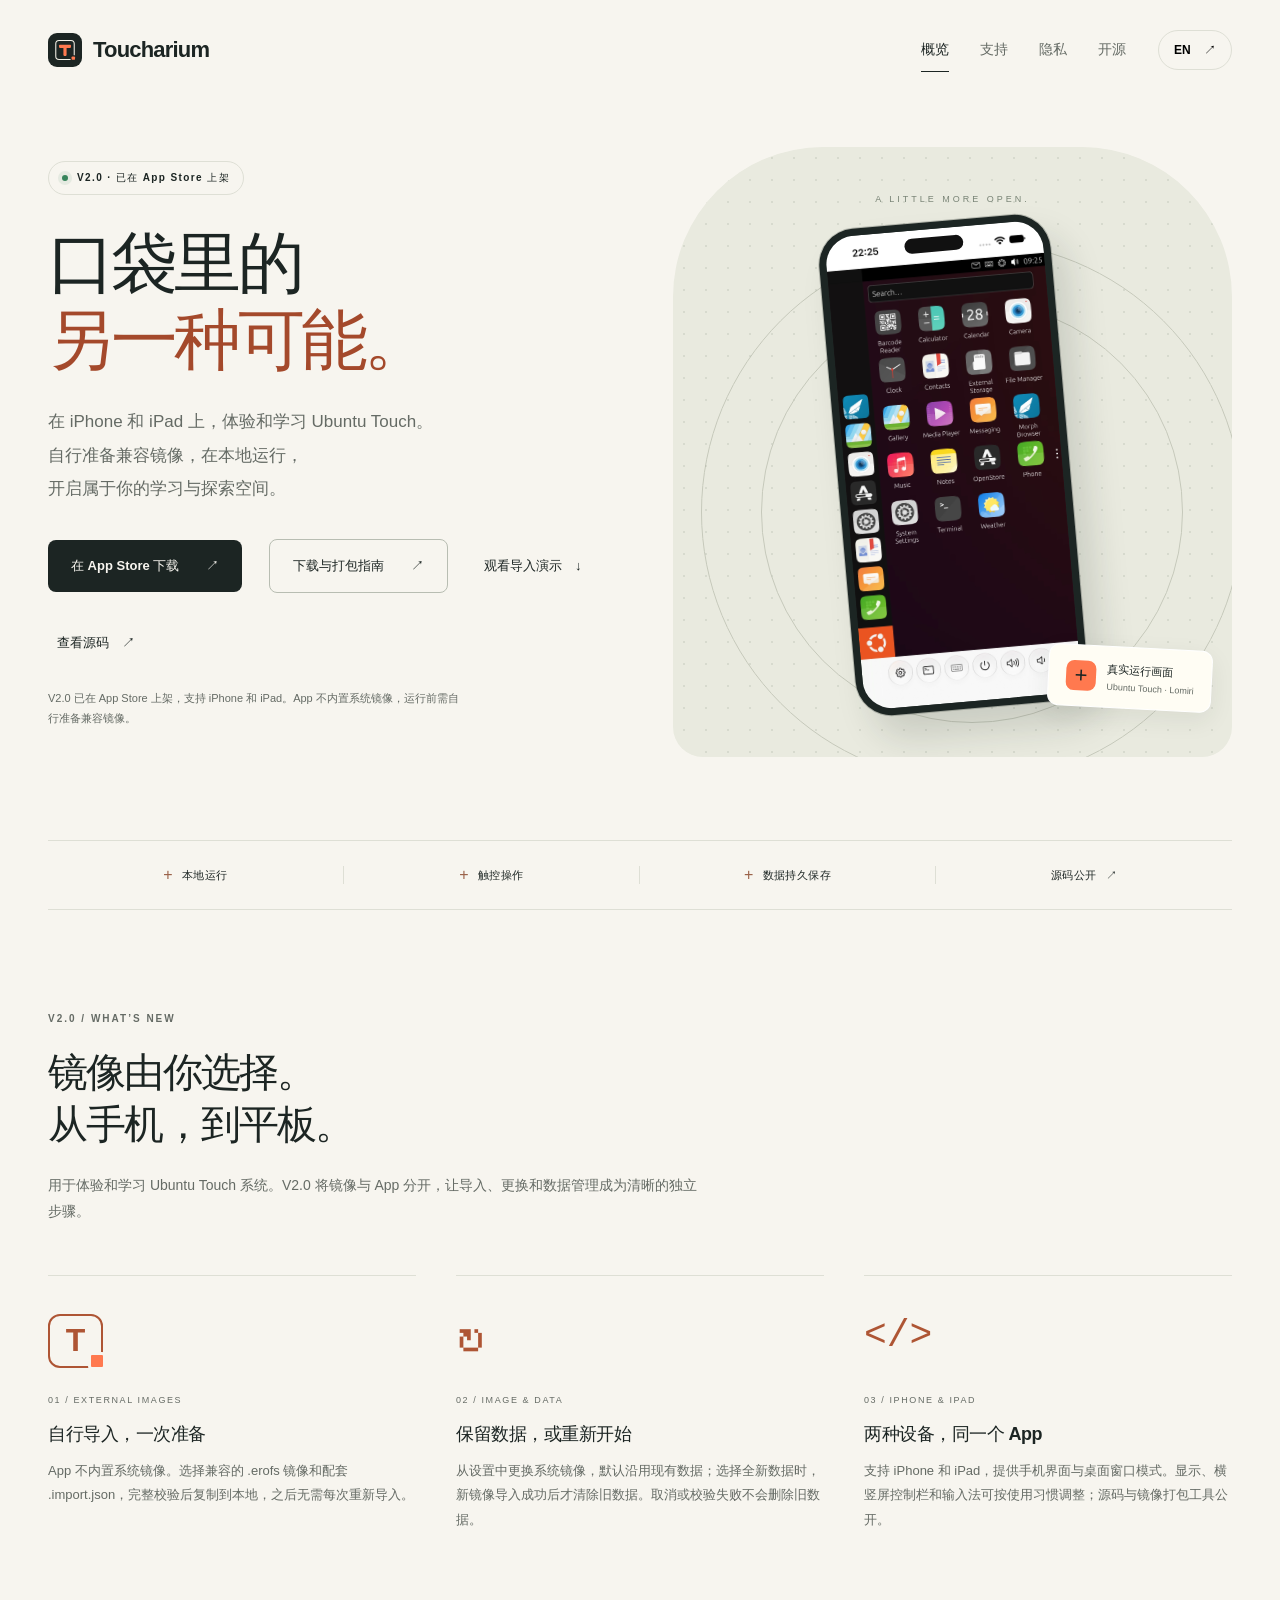
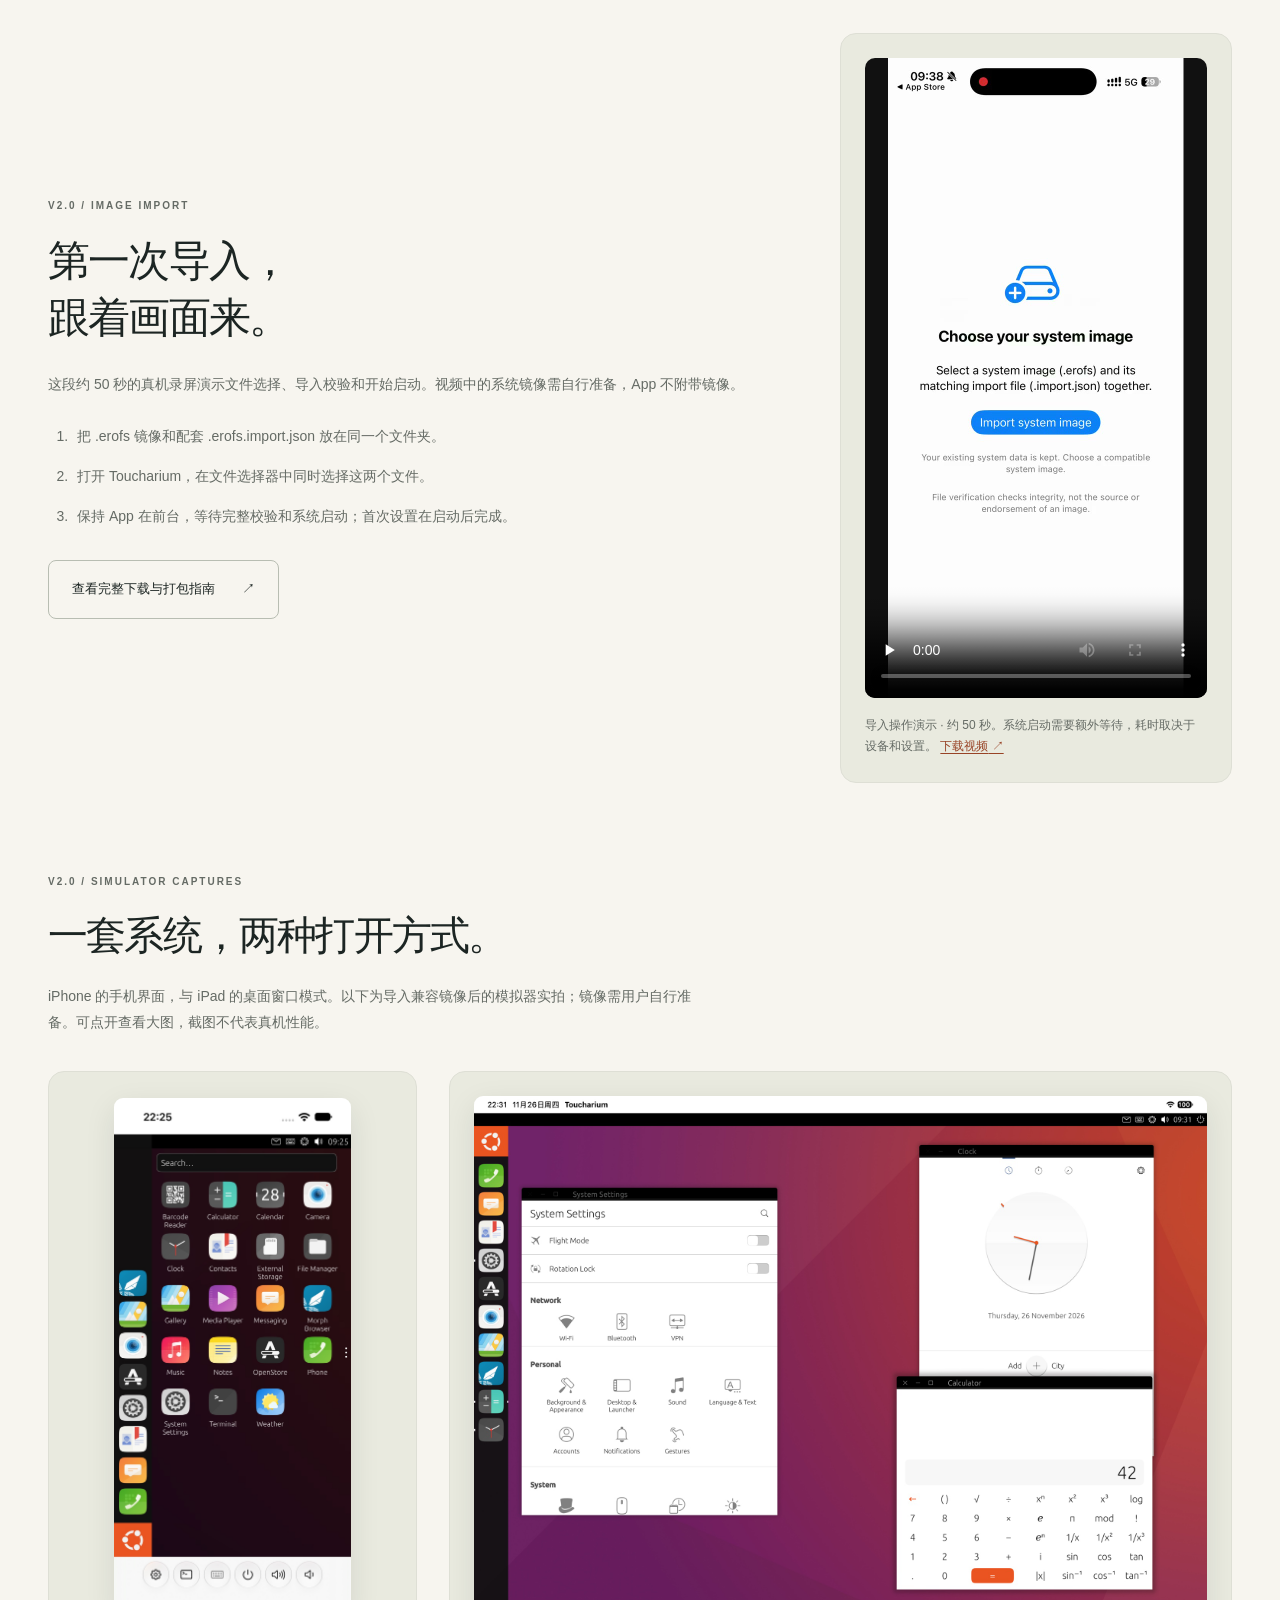
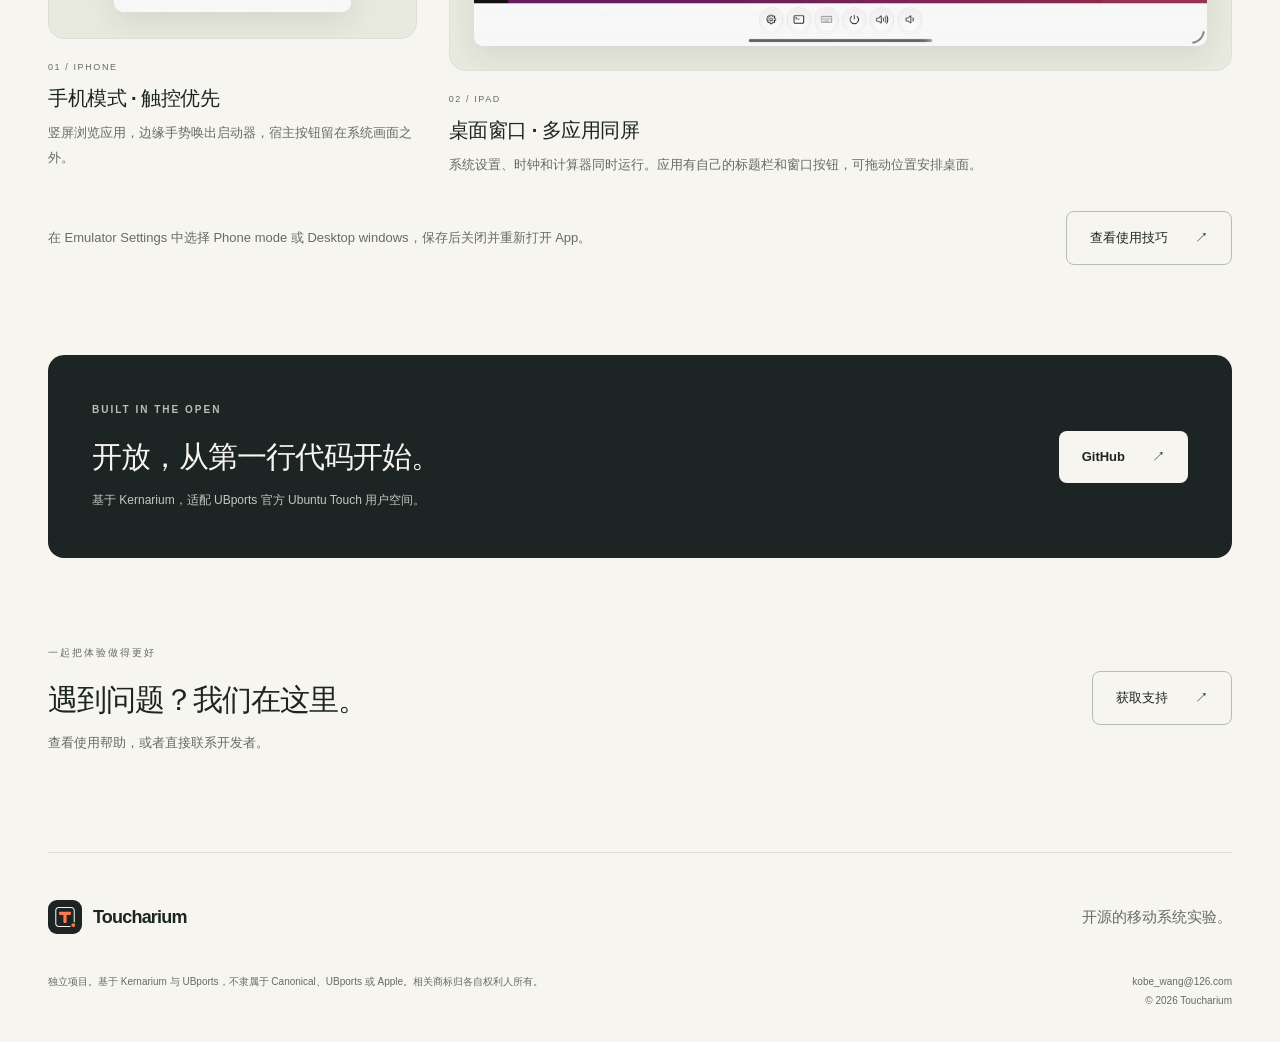
<file: index.html>
<!doctype html>
<!-- SPDX-License-Identifier: GPL-2.0-or-later -->
<html lang="zh-CN" data-lang="zh"><head><meta charset="utf-8"><meta name="viewport" content="width=device-width, initial-scale=1">
<title>在 iPhone 和 iPad 上探索 Ubuntu Touch · Toucharium</title><meta name="description" content="Toucharium 是基于 Kernarium 的开源 iOS 应用，用于在 iPhone 和 iPad 上体验和学习 Ubuntu Touch 系统。查看使用指南、技术支持和源码。">
<meta name="theme-color" content="#f7f5ef"><meta name="color-scheme" content="light"><meta name="referrer" content="strict-origin-when-cross-origin">
<meta property="og:title" content="在 iPhone 和 iPad 上探索 Ubuntu Touch · Toucharium"><meta property="og:description" content="Toucharium 是基于 Kernarium 的开源 iOS 应用，用于在 iPhone 和 iPad 上体验和学习 Ubuntu Touch 系统。查看使用指南、技术支持和源码。"><meta property="og:type" content="website">
<link rel="icon" href="assets/icon.svg" type="image/svg+xml"><link rel="stylesheet" href="assets/style.css?v=v2-live-import-video"><script src="assets/site.js?v=image-preparation" defer></script></head>
<body><a class="skip" href="#main"><span data-zh>跳到正文</span><span data-en lang="en">Skip to content</span></a><header class="site-header"><a class="wordmark" href="./" aria-label="Toucharium home"><img src="assets/icon.svg" width="34" height="34" alt=""><span>Toucharium</span></a><nav aria-label="Main navigation"><a href="./" aria-current="page"><span data-zh>概览</span><span data-en lang="en">Overview</span></a><a href="support.html"><span data-zh>支持</span><span data-en lang="en">Support</span></a><a href="privacy.html"><span data-zh>隐私</span><span data-en lang="en">Privacy</span></a><a href="open-source.html"><span data-zh>开源</span><span data-en lang="en">Source</span></a></nav><button class="language" id="language" type="button" aria-label="Switch to English">EN <span aria-hidden="true">↗</span></button></header>
<main id="main"><section class="hero"><div class="hero-copy"><div class="preview-label"><span class="status-dot"></span><span data-zh>V2.0 · 已在 App Store 上架</span><span data-en lang="en">V2.0 · AVAILABLE ON THE APP STORE</span></div><h1><span data-zh>口袋里的<br><em>另一种可能。</em></span><span data-en lang="en">A different world.<br><em>In your pocket.</em></span></h1><p class="hero-description"><span data-zh>在 iPhone 和 iPad 上，体验和学习 Ubuntu Touch。<br>自行准备兼容镜像，在本地运行，<br>开启属于你的学习与探索空间。</span><span data-en lang="en">Experience and learn about Ubuntu Touch<br>on iPhone and iPad. Prepare a compatible image<br>and explore it locally on your own device.</span></p><div class="hero-actions"><a class="button primary" href="https://apps.apple.com/cn/app/toucharium/id6837986003" aria-describedby="store-status"><span data-zh>在 App Store 下载</span><span data-en lang="en">Download on the App Store</span> <span aria-hidden="true">↗</span></a><a href="image-guide.html" class="button outline"><span data-zh>下载与打包指南</span><span data-en lang="en">Prepare an image</span> <span aria-hidden="true">↗</span></a><a href="#import-video" class="text-link"><span data-zh>观看导入演示</span><span data-en lang="en">Watch the import demo</span> <span aria-hidden="true">↓</span></a><a href="https://github.com/kobewang126/Kernarium/tree/toucharium-v2.0" class="text-link"><span data-zh>查看源码</span><span data-en lang="en">View source</span> <span aria-hidden="true">↗</span></a></div><p class="availability" id="store-status"><span data-zh>V2.0 已在 App Store 上架，支持 iPhone 和 iPad。App 不内置系统镜像，运行前需自行准备兼容镜像。</span><span data-en lang="en">V2.0 is available on the App Store for iPhone and iPad. No system image is included; prepare a compatible image before use.</span></p></div><div class="hero-art"><div class="art-grid" aria-hidden="true"></div><span class="art-caption">A LITTLE MORE OPEN.</span><div class="phone"><div class="phone-screen"><img src="assets/phone-mode.jpg" width="960" height="2087" alt="Toucharium phone mode with its application drawer and six host controls"><div class="island" aria-hidden="true"></div></div></div><div class="floating-note"><span class="small-plus" aria-hidden="true">+</span><div><strong><span data-zh>真实运行画面</span><span data-en lang="en">A real running system</span></strong><span><span data-zh>Ubuntu Touch · Lomiri</span><span data-en lang="en">Ubuntu Touch · Lomiri</span></span></div></div></div></section>
<section class="principles" aria-label="Highlights"><span><span data-zh>本地运行</span><span data-en lang="en">Runs locally</span></span><span><span data-zh>触控操作</span><span data-en lang="en">Touch first</span></span><span><span data-zh>数据持久保存</span><span data-en lang="en">Persistent storage</span></span><a href="open-source.html"><span data-zh>源码公开</span><span data-en lang="en">Open source</span> <span aria-hidden="true">↗</span></a></section>
<section class="explore" id="v2"><div class="section-heading"><p class="eyebrow">V2.0 / WHAT’S NEW</p><h2><span data-zh>镜像由你选择。<br>从手机，到平板。</span><span data-en lang="en">Your image. Your choice.<br>From phone to tablet.</span></h2><p><span data-zh>用于体验和学习 Ubuntu Touch 系统。V2.0 将镜像与 App 分开，让导入、更换和数据管理成为清晰的独立步骤。</span><span data-en lang="en">For experiencing and learning about Ubuntu Touch. V2.0 separates the system image from the app, with dedicated steps for importing, replacement and data management.</span></p></div><div class="feature-grid"><article class="feature"><div class="feature-icon window-symbol" aria-hidden="true">T<span></span></div><span class="feature-number">01 / EXTERNAL IMAGES</span><h3><span data-zh>自行导入，一次准备</span><span data-en lang="en">Bring your own image.</span></h3><p><span data-zh>App 不内置系统镜像。选择兼容的 .erofs 镜像和配套 .import.json，完整校验后复制到本地，之后无需每次重新导入。</span><span data-en lang="en">No system image is bundled. Select a compatible .erofs image and its matching .import.json. A verified local copy is reused on subsequent launches.</span></p></article><article class="feature"><div class="feature-icon keyboard-symbol" aria-hidden="true">↻</div><span class="feature-number">02 / IMAGE & DATA</span><h3><span data-zh>保留数据，或重新开始</span><span data-en lang="en">Keep your data. Or start fresh.</span></h3><p><span data-zh>从设置中更换系统镜像，默认沿用现有数据；选择全新数据时，新镜像导入成功后才清除旧数据。取消或校验失败不会删除旧数据。</span><span data-en lang="en">Replace the image from Settings and keep existing data by default. Start fresh clears old data only after a successful import. Cancelling or failed verification preserves it.</span></p></article><article class="feature"><div class="feature-icon code-symbol" aria-hidden="true">&lt;/&gt;</div><span class="feature-number">03 / IPHONE & IPAD</span><h3><span data-zh>两种设备，同一个 App</span><span data-en lang="en">One app. Two device families.</span></h3><p><span data-zh>支持 iPhone 和 iPad，提供手机界面与桌面窗口模式。显示、横竖屏控制栏和输入法可按使用习惯调整；源码与镜像打包工具公开。</span><span data-en lang="en">Supports iPhone and iPad, with phone and desktop-window modes. Adjust display and input settings and use controls suited to each orientation. Source and image tooling are public.</span></p></article></div></section><section class="import-demo" id="import-video" aria-labelledby="import-demo-title"><div class="import-demo-copy"><p class="eyebrow">V2.0 / IMAGE IMPORT</p><h2 id="import-demo-title"><span data-zh>第一次导入，<br>跟着画面来。</span><span data-en lang="en">Your first import,<br>step by step.</span></h2><p><span data-zh>这段约 50 秒的真机录屏演示文件选择、导入校验和开始启动。视频中的系统镜像需自行准备，App 不附带镜像。</span><span data-en lang="en">This roughly 50-second recording from a physical device shows file selection, import verification and the start of boot. Prepare your own compatible image; none is bundled with the app.</span></p><ol class="import-demo-steps"><li><span data-zh>把 .erofs 镜像和配套 .erofs.import.json 放在同一个文件夹。</span><span data-en lang="en">Save the .erofs image and matching .erofs.import.json in the same folder.</span></li><li><span data-zh>打开 Toucharium，在文件选择器中同时选择这两个文件。</span><span data-en lang="en">Open Toucharium and select both files together in the file picker.</span></li><li><span data-zh>保持 App 在前台，等待完整校验和系统启动；首次设置在启动后完成。</span><span data-en lang="en">Keep the app in the foreground while verification and boot finish, then complete first-time setup.</span></li></ol><a class="button outline" href="image-guide.html"><span data-zh>查看完整下载与打包指南</span><span data-en lang="en">Read the download and packaging guide</span> ↗</a></div><figure class="import-demo-media"><video controls playsinline preload="none" width="592" height="1280" poster="assets/image-import-poster.jpg" aria-labelledby="import-demo-title" aria-describedby="import-demo-caption"><source src="assets/image-import.mp4" type="video/mp4"><p><span data-zh>浏览器无法播放时，可下载视频观看。</span><span data-en lang="en">If playback is unavailable, download the video to watch it.</span> <a href="assets/image-import.mp4">MP4</a></p></video><figcaption id="import-demo-caption"><span data-zh>导入操作演示 · 约 50 秒。系统启动需要额外等待，耗时取决于设备和设置。</span><span data-en lang="en">Import demonstration · About 50 seconds. Allow additional time for boot; timing depends on the device and settings.</span> <a href="assets/image-import.mp4" download><span data-zh>下载视频</span><span data-en lang="en">Download video</span> ↗</a></figcaption></figure></section><section class="showcase" id="screenshots"><div class="section-heading"><p class="eyebrow">V2.0 / SIMULATOR CAPTURES</p><h2><span data-zh>一套系统，两种打开方式。</span><span data-en lang="en">One system. Two ways to use it.</span></h2><p><span data-zh>iPhone 的手机界面，与 iPad 的桌面窗口模式。以下为导入兼容镜像后的模拟器实拍；镜像需用户自行准备。可点开查看大图，截图不代表真机性能。</span><span data-en lang="en">A phone interface on iPhone and desktop windows on iPad. These are actual simulator captures after importing a user-prepared compatible image. Open either image for a closer look; they do not indicate physical-device performance.</span></p></div><div class="showcase-grid"><figure class="showcase-phone"><a class="capture-link" href="assets/phone-mode.jpg" target="_blank" rel="noopener" aria-label="View iPhone phone-mode screenshot"><img src="assets/phone-mode.jpg" width="960" height="2087" loading="lazy" alt="Toucharium phone mode on an iPhone simulator, with the application drawer and host controls"></a><figcaption><span class="feature-number">01 / IPHONE</span><h3><span data-zh>手机模式 · 触控优先</span><span data-en lang="en">Phone mode · Touch first</span></h3><p><span data-zh>竖屏浏览应用，边缘手势唤出启动器，宿主按钮留在系统画面之外。</span><span data-en lang="en">Browse applications in portrait, reveal the launcher with edge gestures, and keep host controls outside the guest display.</span></p></figcaption></figure><figure class="showcase-pad"><a class="capture-link" href="assets/ipad-desktop.jpg" target="_blank" rel="noopener" aria-label="View iPad desktop-window screenshot"><img src="assets/ipad-desktop.jpg" width="1920" height="1440" loading="lazy" alt="Toucharium desktop windows on an iPad simulator with several guest applications open"></a><figcaption><span class="feature-number">02 / IPAD</span><h3><span data-zh>桌面窗口 · 多应用同屏</span><span data-en lang="en">Desktop windows · Apps side by side</span></h3><p><span data-zh>系统设置、时钟和计算器同时运行。应用有自己的标题栏和窗口按钮，可拖动位置安排桌面。</span><span data-en lang="en">System Settings, Clock and Calculator running together. Each app has its own title bar and window controls; drag windows into position to arrange your desktop.</span></p></figcaption></figure></div><div class="showcase-footer"><p><span data-zh>在 Emulator Settings 中选择 Phone mode 或 Desktop windows，保存后关闭并重新打开 App。</span><span data-en lang="en">Choose Phone mode or Desktop windows in Emulator Settings, save, then close and reopen the app.</span></p><a class="button outline" href="support.html#usage"><span data-zh>查看使用技巧</span><span data-en lang="en">Read usage tips</span> ↗</a></div></section><section class="open-banner"><div><p class="eyebrow">BUILT IN THE OPEN</p><h2><span data-zh>开放，从第一行代码开始。</span><span data-en lang="en">Open, from the first line.</span></h2><p><span data-zh>基于 Kernarium，适配 UBports 官方 Ubuntu Touch 用户空间。</span><span data-en lang="en">Built on Kernarium, adapted for the official UBports Ubuntu Touch userspace.</span></p></div><a href="https://github.com/kobewang126/Kernarium/tree/toucharium-v2.0" class="button light">GitHub <span aria-hidden="true">↗</span></a></section>
<section class="need-help"><div><p class="eyebrow"><span data-zh>一起把体验做得更好</span><span data-en lang="en">LET’S MAKE IT BETTER</span></p><h2><span data-zh>遇到问题？我们在这里。</span><span data-en lang="en">A question? We’re here.</span></h2><p><span data-zh>查看使用帮助，或者直接联系开发者。</span><span data-en lang="en">Read the guide or get in touch with the developer.</span></p></div><a href="support.html" class="button outline"><span data-zh>获取支持</span><span data-en lang="en">Get support</span> <span aria-hidden="true">↗</span></a></section></main><footer class="site-footer"><div class="footer-top"><a class="wordmark" href="./"><img src="assets/icon.svg" width="30" height="30" alt=""><span>Toucharium</span></a><p><span data-zh>开源的移动系统实验。</span><span data-en lang="en">An open-source mobile computing experiment.</span></p></div><div class="footer-bottom"><p><span data-zh>独立项目。基于 Kernarium 与 UBports，不隶属于 Canonical、UBports 或 Apple。相关商标归各自权利人所有。</span><span data-en lang="en">An independent project built on Kernarium and UBports. Not affiliated with Canonical, UBports or Apple. Trademarks belong to their respective owners.</span></p><div><a href="mailto:kobe_wang@126.com">kobe_wang@126.com</a><span>© 2026 Toucharium</span></div></div></footer></body></html>
</file>
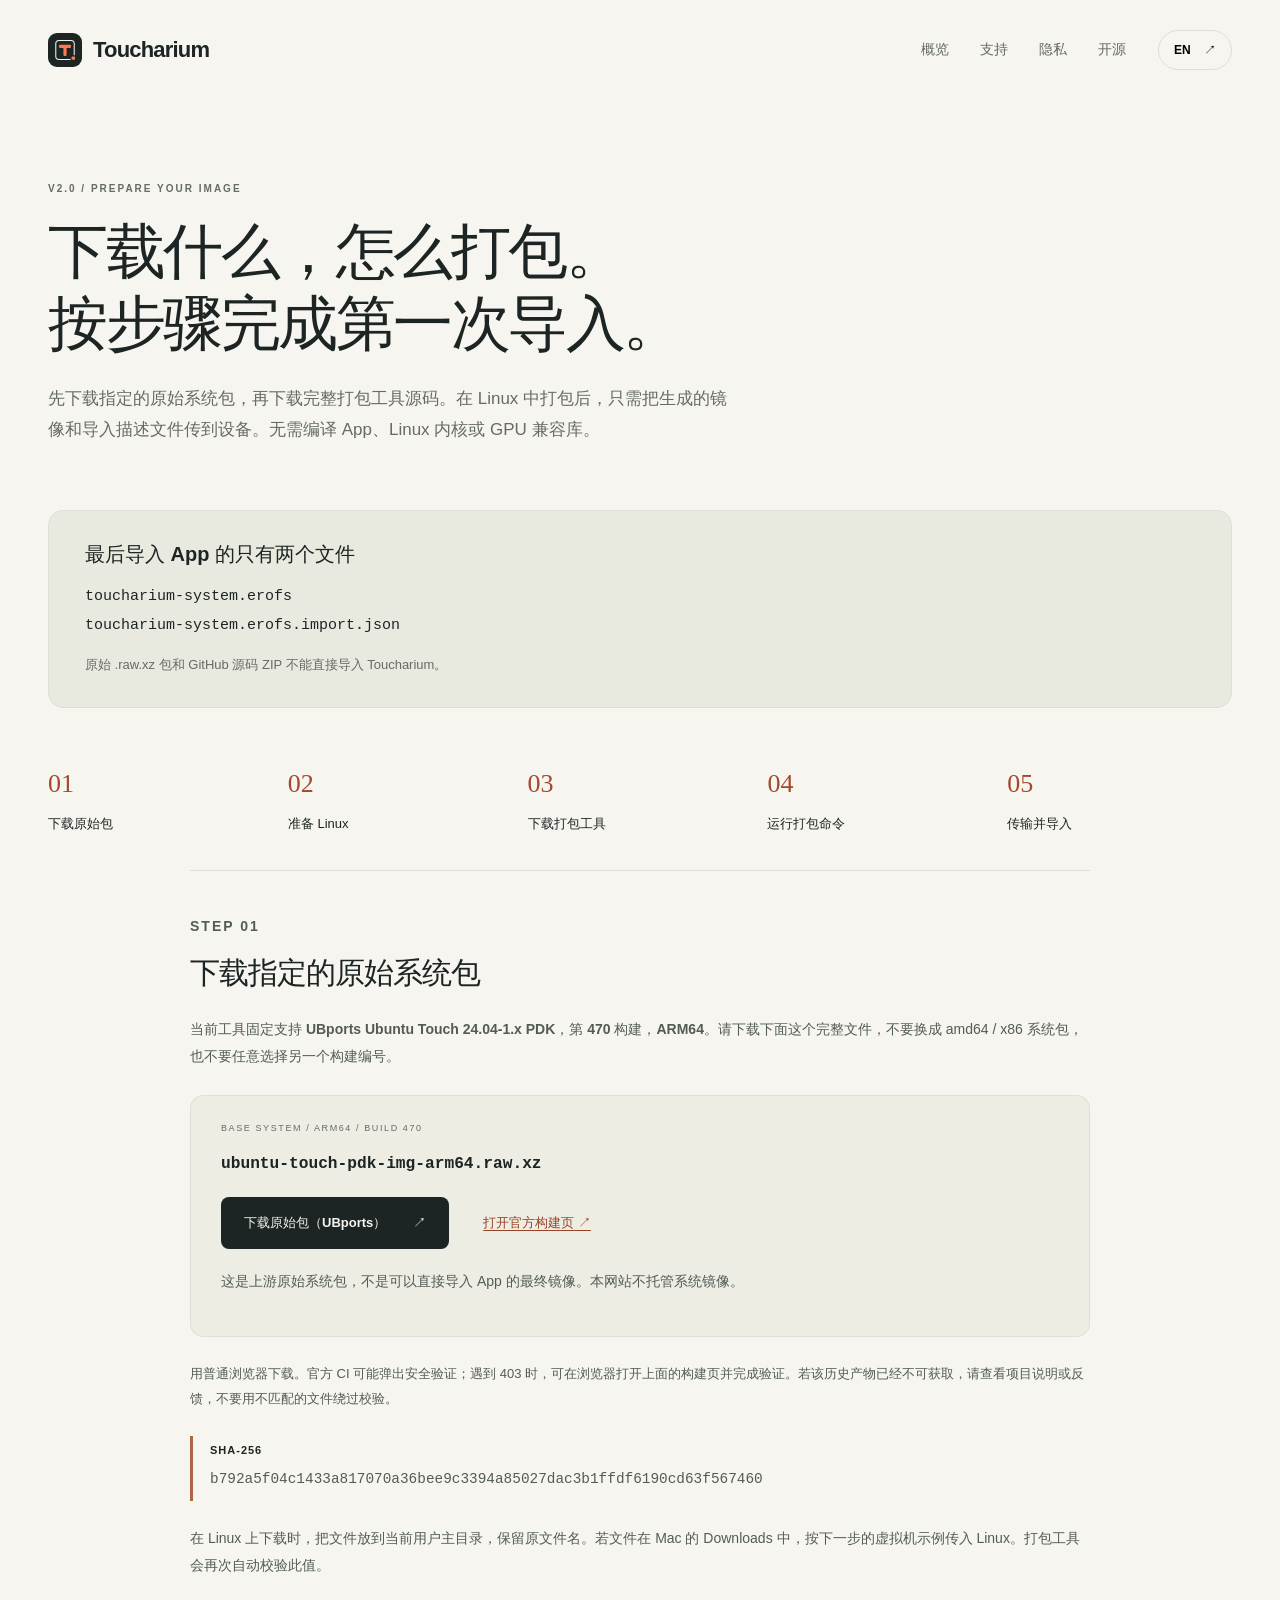
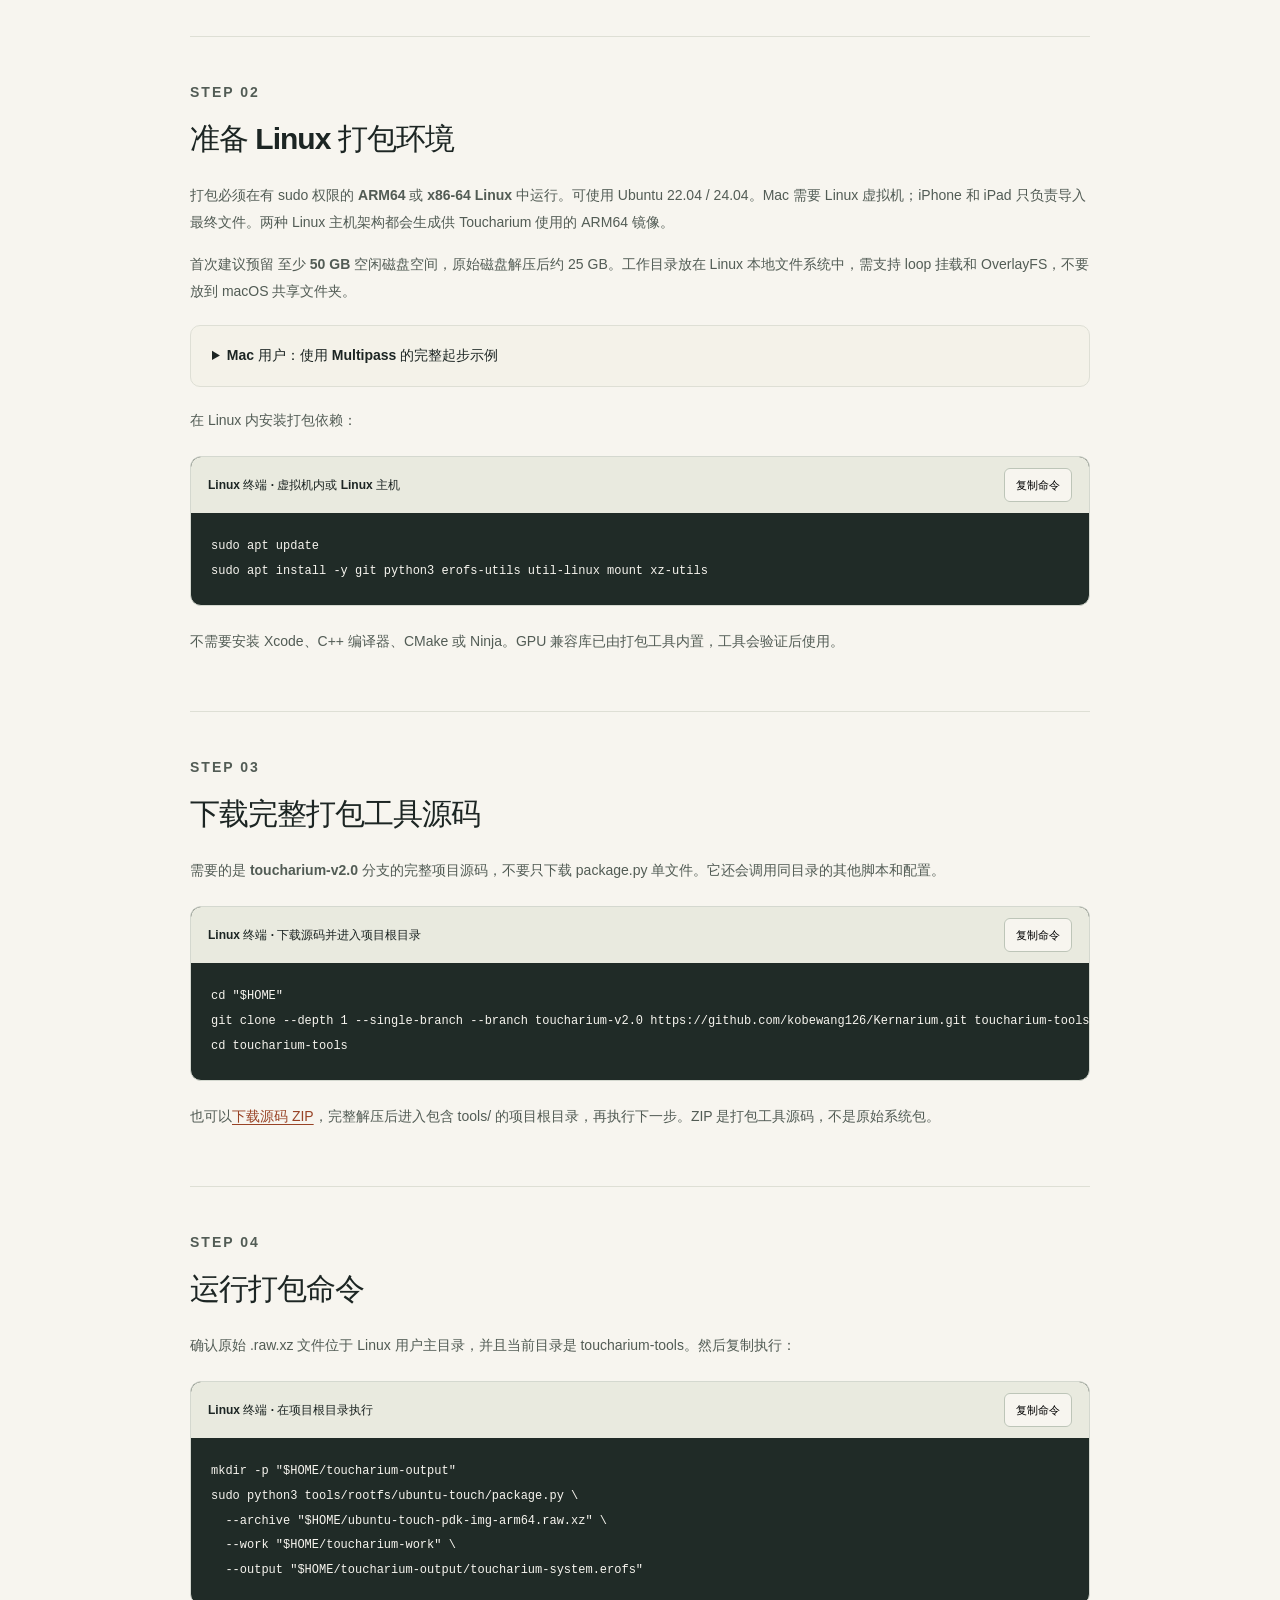
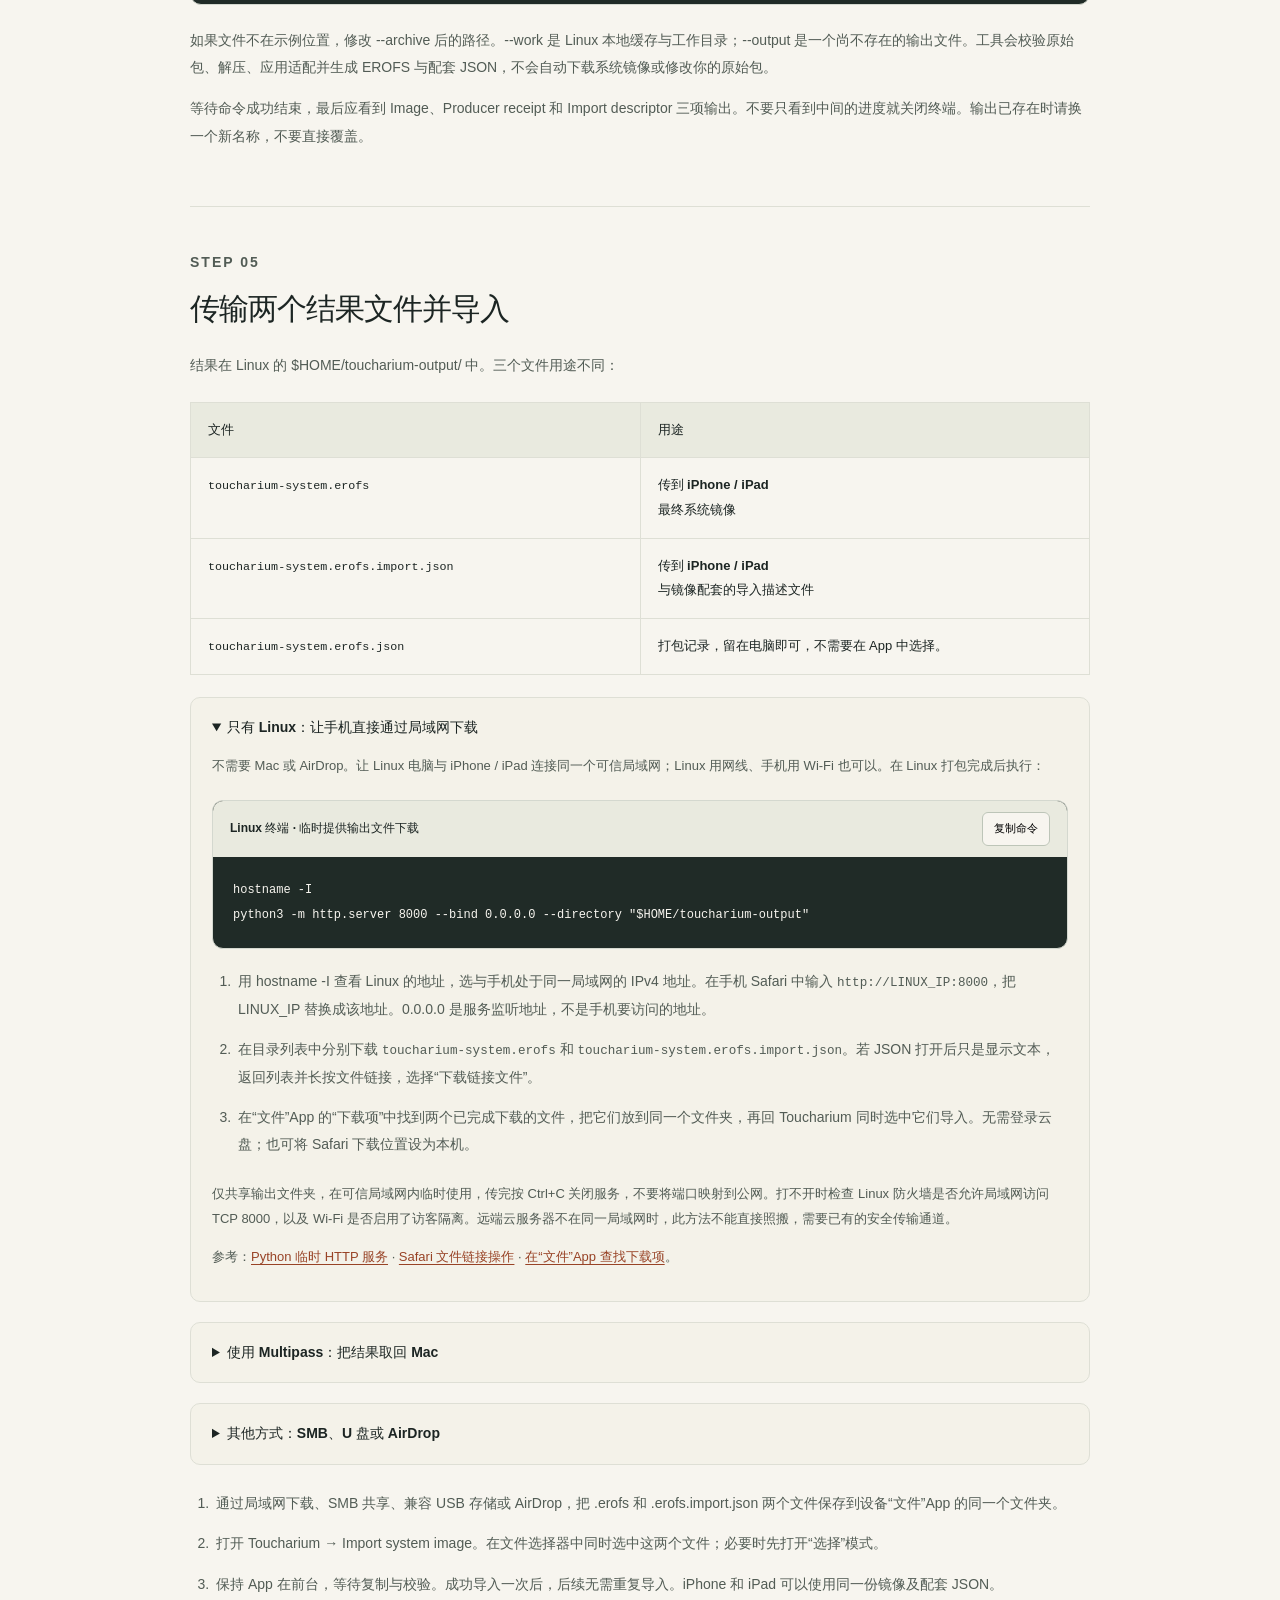
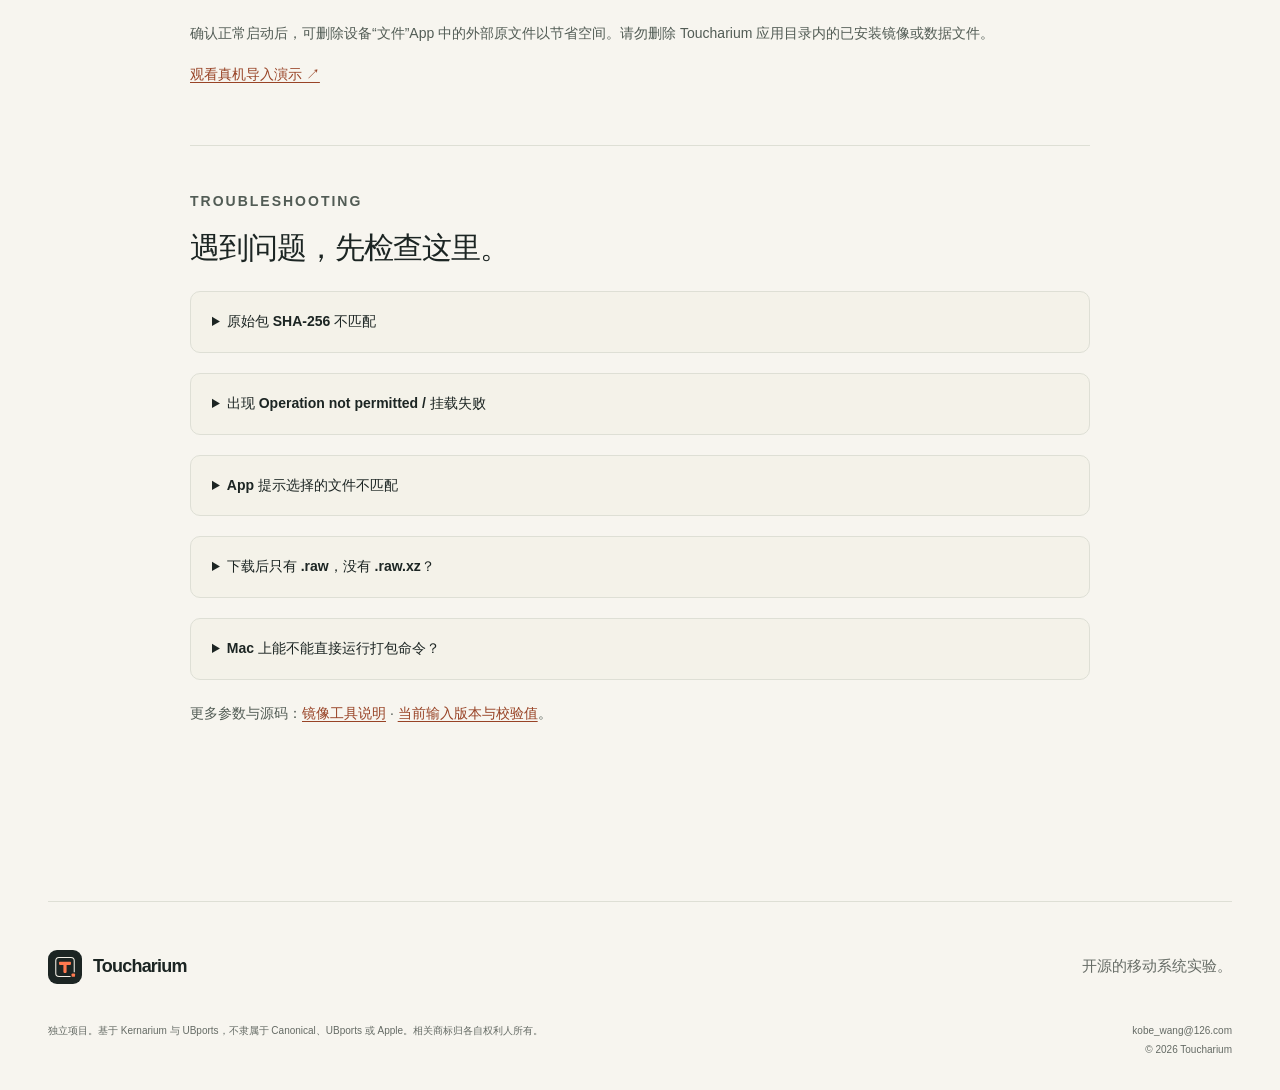
<file: image-guide.html>
<!doctype html>
<!-- SPDX-License-Identifier: GPL-2.0-or-later -->
<html lang="zh-CN" data-lang="zh"><head><meta charset="utf-8"><meta name="viewport" content="width=device-width, initial-scale=1"><title>镜像下载与打包指南 / Image preparation · Toucharium</title><meta name="description" content="Toucharium V2.0 镜像准备指南：下载指定 UBports 原始包，在 ARM64 或 x86-64 Linux 打包，再将 EROFS 镜像和配套 JSON 导入 iPhone 或 iPad。"><meta name="theme-color" content="#f7f5ef"><meta name="color-scheme" content="light"><meta name="referrer" content="strict-origin-when-cross-origin"><link rel="icon" href="assets/icon.svg" type="image/svg+xml"><link rel="stylesheet" href="assets/style.css?v=v2-live-import-video"><script src="assets/site.js?v=image-preparation" defer></script></head><body><a class="skip" href="#main"><span data-zh>跳到正文</span><span data-en lang="en">Skip to content</span></a><header class="site-header"><a class="wordmark" href="./" aria-label="Toucharium home"><img src="assets/icon.svg" width="34" height="34" alt=""><span>Toucharium</span></a><nav aria-label="Main navigation"><a href="./"><span data-zh>概览</span><span data-en lang="en">Overview</span></a><a href="support.html"><span data-zh>支持</span><span data-en lang="en">Support</span></a><a href="privacy.html"><span data-zh>隐私</span><span data-en lang="en">Privacy</span></a><a href="open-source.html"><span data-zh>开源</span><span data-en lang="en">Source</span></a></nav><button class="language" id="language" type="button" aria-label="Switch to English">EN <span aria-hidden="true">↗</span></button></header><main id="main"><div class="page-heading"><p class="eyebrow">V2.0 / PREPARE YOUR IMAGE</p><h1><span data-zh>下载什么，怎么打包。<br>按步骤完成第一次导入。</span><span data-en lang="en">What to download. How to package it.<br>Your first import, step by step.</span></h1><p class="lead"><span data-zh>先下载指定的原始系统包，再下载完整打包工具源码。在 Linux 中打包后，只需把生成的镜像和导入描述文件传到设备。无需编译 App、Linux 内核或 GPU 兼容库。</span><span data-en lang="en">Download the specified base-system archive and the complete packaging-tool source. Package on Linux, then transfer the resulting image and import descriptor to your device. You do not need to compile the app, Linux kernel or GPU compatibility library.</span></p></div><div class="prep-outcome"><strong><span data-zh>最后导入 App 的只有两个文件</span><span data-en lang="en">Only two files go into the app</span></strong><code>toucharium-system.erofs<br>toucharium-system.erofs.import.json</code><p><span data-zh>原始 .raw.xz 包和 GitHub 源码 ZIP 不能直接导入 Toucharium。</span><span data-en lang="en">The original .raw.xz archive and GitHub source ZIP cannot be imported directly into Toucharium.</span></p></div><nav class="prep-steps-nav" aria-label="Preparation steps"><a href="#download-base"><span>01</span><span data-zh>下载原始包</span><span data-en lang="en">Download base</span></a><a href="#linux-environment"><span>02</span><span data-zh>准备 Linux</span><span data-en lang="en">Prepare Linux</span></a><a href="#download-tools"><span>03</span><span data-zh>下载打包工具</span><span data-en lang="en">Get the tools</span></a><a href="#package-image"><span>04</span><span data-zh>运行打包命令</span><span data-en lang="en">Package image</span></a><a href="#transfer-import"><span>05</span><span data-zh>传输并导入</span><span data-en lang="en">Transfer & import</span></a></nav><div class="prep-content"><section class="prep-step" id="download-base"><p class="eyebrow">STEP 01</p><h2><span data-zh>下载指定的原始系统包</span><span data-en lang="en">Download the pinned base archive</span></h2><p><span data-zh>当前工具固定支持 <strong>UBports Ubuntu Touch 24.04-1.x PDK，第 470 构建，ARM64</strong>。请下载下面这个完整文件，不要换成 amd64 / x86 系统包，也不要任意选择另一个构建编号。</span><span data-en lang="en">The current tool pins <strong>UBports Ubuntu Touch 24.04-1.x PDK, build 470, ARM64</strong>. Download the complete file below. Do not substitute an amd64/x86 guest archive or a different build number.</span></p><div class="download-card"><span class="feature-number">BASE SYSTEM / ARM64 / BUILD 470</span><h3><code>ubuntu-touch-pdk-img-arm64.raw.xz</code></h3><div class="download-actions"><a class="button primary" href="https://ci.ubports.com/job/ubuntu-touch-rootfs/job/ubports%252F24.04-1.x/470/artifact/ubuntu-touch-pdk-img-arm64.raw.xz" target="_blank" rel="noopener"><span data-zh>下载原始包（UBports）</span><span data-en lang="en">Download archive (UBports)</span> ↗</a><a class="text-link" href="https://ci.ubports.com/job/ubuntu-touch-rootfs/job/ubports%252F24.04-1.x/470/" target="_blank" rel="noopener"><span data-zh>打开官方构建页</span><span data-en lang="en">Open official build page</span> ↗</a></div><p><span data-zh>这是上游原始系统包，不是可以直接导入 App 的最终镜像。本网站不托管系统镜像。</span><span data-en lang="en">This is the upstream base-system archive, not the finished app-import image. This website does not host system images.</span></p></div><p class="prep-note"><span data-zh>用普通浏览器下载。官方 CI 可能弹出安全验证；遇到 403 时，可在浏览器打开上面的构建页并完成验证。若该历史产物已经不可获取，请查看项目说明或反馈，不要用不匹配的文件绕过校验。</span><span data-en lang="en">Use a normal browser to download it. The official CI may show a browser security challenge. If you see a 403 response, open the build page in your browser and complete its verification. If the historical artifact is no longer available, consult the project or report it rather than bypassing validation with another file.</span></p><div class="digest-box"><strong>SHA-256</strong><code>b792a5f04c1433a817070a36bee9c3394a85027dac3b1ffdf6190cd63f567460</code></div><p><span data-zh>在 Linux 上下载时，把文件放到当前用户主目录，保留原文件名。若文件在 Mac 的 Downloads 中，按下一步的虚拟机示例传入 Linux。打包工具会再次自动校验此值。</span><span data-en lang="en">When downloading on Linux, place the file in your current user’s home directory and retain its filename. If it is in Downloads on a Mac, use the VM example in the next step to transfer it into Linux. The packaging tool verifies this digest again automatically.</span></p></section><section class="prep-step" id="linux-environment"><p class="eyebrow">STEP 02</p><h2><span data-zh>准备 Linux 打包环境</span><span data-en lang="en">Prepare the Linux environment</span></h2><p><span data-zh>打包必须在有 sudo 权限的 <strong>ARM64 或 x86-64 Linux</strong> 中运行。可使用 Ubuntu 22.04 / 24.04。Mac 需要 Linux 虚拟机；iPhone 和 iPad 只负责导入最终文件。两种 Linux 主机架构都会生成供 Toucharium 使用的 ARM64 镜像。</span><span data-en lang="en">Packaging runs on <strong>ARM64 or x86-64 Linux</strong> with sudo access; Ubuntu 22.04 / 24.04 can be used. A Mac needs a Linux VM. iPhone and iPad only import the finished files. Either Linux host architecture produces an ARM64 guest image for Toucharium.</span></p><p><span data-zh>首次建议预留 <strong>至少 50 GB 空闲磁盘空间</strong>，原始磁盘解压后约 25 GB。工作目录放在 Linux 本地文件系统中，需支持 loop 挂载和 OverlayFS，不要放到 macOS 共享文件夹。</span><span data-en lang="en">Allow <strong>at least 50 GB of free disk space</strong> for a first run; the decompressed raw disk is approximately 25 GB. Keep the work directory on a local Linux filesystem supporting loop mounts and OverlayFS, rather than a macOS shared folder.</span></p><details class="prep-option"><summary><span data-zh>Mac 用户：使用 Multipass 的完整起步示例</span><span data-en lang="en">On a Mac: a Multipass setup example</span></summary><p><span data-zh>先按 <a href="https://canonical.com/multipass/docs/latest/how-to-guides/install-multipass/" target="_blank" rel="noopener">Multipass 官方说明</a>安装 Multipass。以下示例创建 Ubuntu 24.04 虚拟机，分配 70 GB 磁盘和 4 GB 内存。若同名虚拟机已存在，可使用现有虚拟机或换一个名称。</span><span data-en lang="en">Install Multipass using the <a href="https://canonical.com/multipass/docs/latest/how-to-guides/install-multipass/" target="_blank" rel="noopener">official instructions</a>. This example creates an Ubuntu 24.04 VM with a 70 GB disk and 4 GB of memory. If that name already exists, use your existing VM or choose another name.</span></p><div class="command-block"><div class="command-top"><span class="terminal-label mac"><span data-zh>Mac 终端 · 尚未进入 Linux</span><span data-en lang="en">Mac terminal · before entering Linux</span></span><button type="button" class="copy-command" data-copy-target="mac-vm"><span data-zh>复制命令</span><span data-en lang="en">Copy command</span></button></div><pre><code id="mac-vm">multipass launch 24.04 --name toucharium-packager --disk 70G --memory 4G --cpus 4
multipass transfer &quot;$HOME/Downloads/ubuntu-touch-pdk-img-arm64.raw.xz&quot; toucharium-packager:.
multipass shell toucharium-packager</code></pre></div><p><span data-zh>执行 shell 命令后，后续的 Linux 命令都在虚拟机内运行。这里的 $HOME 指 Linux 用户主目录，不是 Mac 主目录。参考：<a href="https://canonical.com/multipass/docs/latest/reference/command-line-interface/launch/">创建虚拟机</a>、<a href="https://canonical.com/multipass/docs/latest/reference/command-line-interface/transfer/">传输文件</a>。</span><span data-en lang="en">After entering the shell, run subsequent Linux commands inside the VM. $HOME now refers to your Linux home, not your Mac home. References: <a href="https://canonical.com/multipass/docs/latest/reference/command-line-interface/launch/">launch</a> and <a href="https://canonical.com/multipass/docs/latest/reference/command-line-interface/transfer/">transfer</a>.</span></p></details><p><span data-zh>在 Linux 内安装打包依赖：</span><span data-en lang="en">Install the packaging dependencies inside Linux:</span></p><div class="command-block"><div class="command-top"><span class="terminal-label linux"><span data-zh>Linux 终端 · 虚拟机内或 Linux 主机</span><span data-en lang="en">Linux terminal · VM or Linux host</span></span><button type="button" class="copy-command" data-copy-target="linux-deps"><span data-zh>复制命令</span><span data-en lang="en">Copy command</span></button></div><pre><code id="linux-deps">sudo apt update
sudo apt install -y git python3 erofs-utils util-linux mount xz-utils</code></pre></div><p><span data-zh>不需要安装 Xcode、C++ 编译器、CMake 或 Ninja。GPU 兼容库已由打包工具内置，工具会验证后使用。</span><span data-en lang="en">Xcode, a C++ compiler, CMake and Ninja are not required. The tool already embeds the GPU compatibility library and verifies it before use.</span></p></section><section class="prep-step" id="download-tools"><p class="eyebrow">STEP 03</p><h2><span data-zh>下载完整打包工具源码</span><span data-en lang="en">Get the complete packaging tools</span></h2><p><span data-zh>需要的是 <strong>toucharium-v2.0 分支的完整项目源码</strong>，不要只下载 package.py 单文件。它还会调用同目录的其他脚本和配置。</span><span data-en lang="en">Use the <strong>complete project source from the toucharium-v2.0 branch</strong>, not package.py alone. It needs the other scripts and configuration files beside it.</span></p><div class="command-block"><div class="command-top"><span class="terminal-label linux"><span data-zh>Linux 终端 · 下载源码并进入项目根目录</span><span data-en lang="en">Linux terminal · get the source and enter its root</span></span><button type="button" class="copy-command" data-copy-target="linux-source"><span data-zh>复制命令</span><span data-en lang="en">Copy command</span></button></div><pre><code id="linux-source">cd &quot;$HOME&quot;
git clone --depth 1 --single-branch --branch toucharium-v2.0 https://github.com/kobewang126/Kernarium.git toucharium-tools
cd toucharium-tools</code></pre></div><p><span data-zh>也可以<a href="https://github.com/kobewang126/Kernarium/archive/refs/heads/toucharium-v2.0.zip">下载源码 ZIP</a>，完整解压后进入包含 tools/ 的项目根目录，再执行下一步。ZIP 是打包工具源码，不是原始系统包。</span><span data-en lang="en">Alternatively, <a href="https://github.com/kobewang126/Kernarium/archive/refs/heads/toucharium-v2.0.zip">download the source ZIP</a>, extract the complete archive and enter the project root containing tools/ before continuing. This ZIP contains the packaging-tool source, not the base-system archive.</span></p></section><section class="prep-step" id="package-image"><p class="eyebrow">STEP 04</p><h2><span data-zh>运行打包命令</span><span data-en lang="en">Package the image</span></h2><p><span data-zh>确认原始 .raw.xz 文件位于 Linux 用户主目录，并且当前目录是 toucharium-tools。然后复制执行：</span><span data-en lang="en">Make sure the .raw.xz archive is in your Linux home directory and that you are in toucharium-tools. Then run:</span></p><div class="command-block"><div class="command-top"><span class="terminal-label linux"><span data-zh>Linux 终端 · 在项目根目录执行</span><span data-en lang="en">Linux terminal · run from the project root</span></span><button type="button" class="copy-command" data-copy-target="linux-package"><span data-zh>复制命令</span><span data-en lang="en">Copy command</span></button></div><pre><code id="linux-package">mkdir -p &quot;$HOME/toucharium-output&quot;
sudo python3 tools/rootfs/ubuntu-touch/package.py \
  --archive &quot;$HOME/ubuntu-touch-pdk-img-arm64.raw.xz&quot; \
  --work &quot;$HOME/toucharium-work&quot; \
  --output &quot;$HOME/toucharium-output/toucharium-system.erofs&quot;</code></pre></div><p><span data-zh>如果文件不在示例位置，修改 --archive 后的路径。--work 是 Linux 本地缓存与工作目录；--output 是一个尚不存在的输出文件。工具会校验原始包、解压、应用适配并生成 EROFS 与配套 JSON，不会自动下载系统镜像或修改你的原始包。</span><span data-en lang="en">If the archive is elsewhere, adjust the path after --archive. --work is a local Linux cache/work directory, and --output must be a new output filename. The tool verifies and decompresses the input, applies adaptations and writes EROFS and JSON outputs. It does not download a system image or modify the original archive.</span></p><p><span data-zh>等待命令成功结束，最后应看到 Image、Producer receipt 和 Import descriptor 三项输出。不要只看到中间的进度就关闭终端。输出已存在时请换一个新名称，不要直接覆盖。</span><span data-en lang="en">Wait for the command to finish successfully. Its final output lists Image, Producer receipt and Import descriptor. Do not close the terminal after an intermediate progress message. If the output already exists, choose another filename rather than overwriting it.</span></p></section><section class="prep-step" id="transfer-import"><p class="eyebrow">STEP 05</p><h2><span data-zh>传输两个结果文件并导入</span><span data-en lang="en">Transfer and import the two result files</span></h2><p><span data-zh>结果在 Linux 的 $HOME/toucharium-output/ 中。三个文件用途不同：</span><span data-en lang="en">The output is in $HOME/toucharium-output/ inside Linux. The three files have different roles:</span></p><table class="prep-files"><thead><tr><th><span data-zh>文件</span><span data-en lang="en">File</span></th><th><span data-zh>用途</span><span data-en lang="en">Use</span></th></tr></thead><tbody><tr><td><code>toucharium-system.erofs</code></td><td><strong><span data-zh>传到 iPhone / iPad</span><span data-en lang="en">Transfer to iPhone / iPad</span></strong><br><span data-zh>最终系统镜像</span><span data-en lang="en">The finished system image</span></td></tr><tr><td><code>toucharium-system.erofs.import.json</code></td><td><strong><span data-zh>传到 iPhone / iPad</span><span data-en lang="en">Transfer to iPhone / iPad</span></strong><br><span data-zh>与镜像配套的导入描述文件</span><span data-en lang="en">The matching import descriptor</span></td></tr><tr><td><code>toucharium-system.erofs.json</code></td><td><span data-zh>打包记录，留在电脑即可，不需要在 App 中选择。</span><span data-en lang="en">Producer receipt. Keep on your computer; do not select it in the app.</span></td></tr></tbody></table><details class="prep-option" id="linux-transfer" open><summary><span data-zh>只有 Linux：让手机直接通过局域网下载</span><span data-en lang="en">Linux only: download directly over your local network</span></summary><p><span data-zh>不需要 Mac 或 AirDrop。让 Linux 电脑与 iPhone / iPad 连接同一个可信局域网；Linux 用网线、手机用 Wi-Fi 也可以。在 Linux 打包完成后执行：</span><span data-en lang="en">No Mac or AirDrop is needed. Connect the Linux computer and iPhone / iPad to the same trusted local network; a wired computer and Wi-Fi phone also work. After packaging, run on Linux:</span></p><div class="command-block"><div class="command-top"><span class="terminal-label linux"><span data-zh>Linux 终端 · 临时提供输出文件下载</span><span data-en lang="en">Linux terminal · temporarily serve the output files</span></span><button type="button" class="copy-command" data-copy-target="linux-transfer-command"><span data-zh>复制命令</span><span data-en lang="en">Copy command</span></button></div><pre><code id="linux-transfer-command">hostname -I
python3 -m http.server 8000 --bind 0.0.0.0 --directory &quot;$HOME/toucharium-output&quot;</code></pre></div><ol class="prep-import-list"><li><span data-zh>用 hostname -I 查看 Linux 的地址，选与手机处于同一局域网的 IPv4 地址。在手机 Safari 中输入 <code>http://LINUX_IP:8000</code>，把 LINUX_IP 替换成该地址。0.0.0.0 是服务监听地址，不是手机要访问的地址。</span><span data-en lang="en">Read the Linux addresses from hostname -I and choose the IPv4 address on the phone’s local network. In Safari on the device, open <code>http://LINUX_IP:8000</code>, replacing LINUX_IP with that address. 0.0.0.0 is the server’s bind address, not the address to enter on the phone.</span></li><li><span data-zh>在目录列表中分别下载 <code>toucharium-system.erofs</code> 和 <code>toucharium-system.erofs.import.json</code>。若 JSON 打开后只是显示文本，返回列表并长按文件链接，选择“下载链接文件”。</span><span data-en lang="en">Download <code>toucharium-system.erofs</code> and <code>toucharium-system.erofs.import.json</code> from the directory listing. If the JSON opens as text, return to the listing, touch and hold its link, and choose Download Linked File.</span></li><li><span data-zh>在“文件”App 的“下载项”中找到两个已完成下载的文件，把它们放到同一个文件夹，再回 Toucharium 同时选中它们导入。无需登录云盘；也可将 Safari 下载位置设为本机。</span><span data-en lang="en">Find both completed downloads in Files → Downloads, keep them in the same folder, and select both together in Toucharium. A cloud-storage account is not required; Safari downloads can be stored on the device.</span></li></ol><p><span data-zh>仅共享输出文件夹，在可信局域网内临时使用，传完按 Ctrl+C 关闭服务，不要将端口映射到公网。打不开时检查 Linux 防火墙是否允许局域网访问 TCP 8000，以及 Wi-Fi 是否启用了访客隔离。远端云服务器不在同一局域网时，此方法不能直接照搬，需要已有的安全传输通道。</span><span data-en lang="en">Serve only the output folder on a trusted local network and stop the server with Ctrl+C when finished. Do not forward it to the public internet. If it is unreachable, check local-network firewall access to TCP port 8000 and Wi-Fi client isolation. A remote cloud server outside your local network needs an existing secure transfer route instead.</span></p><p><span data-zh>参考：<a href="https://docs.python.org/3/library/http.server.html">Python 临时 HTTP 服务</a> · <a href="https://support.apple.com/guide/iphone/browse-the-web-iph1fbef4daa/27/ios/27">Safari 文件链接操作</a> · <a href="https://support.apple.com/en-ca/102440">在“文件”App 查找下载项</a>。</span><span data-en lang="en">References: <a href="https://docs.python.org/3/library/http.server.html">Python HTTP server</a> · <a href="https://support.apple.com/guide/iphone/browse-the-web-iph1fbef4daa/27/ios/27">Safari link actions</a> · <a href="https://support.apple.com/en-ca/102440">finding downloads in Files</a>.</span></p></details><details class="prep-option"><summary><span data-zh>使用 Multipass：把结果取回 Mac</span><span data-en lang="en">With Multipass: copy the results back to your Mac</span></summary><p><span data-zh>先在 Linux shell 输入 exit，回到 Mac 宿主机终端，再执行下面两条命令。</span><span data-en lang="en">First enter exit in the Linux shell to return to your Mac terminal, then run both commands below.</span></p><div class="command-block"><div class="command-top"><span class="terminal-label mac"><span data-zh>Mac 终端 · 已退出 Linux shell</span><span data-en lang="en">Mac terminal · after leaving the Linux shell</span></span><button type="button" class="copy-command" data-copy-target="mac-results"><span data-zh>复制命令</span><span data-en lang="en">Copy command</span></button></div><pre><code id="mac-results">multipass transfer toucharium-packager:toucharium-output/toucharium-system.erofs &quot;$HOME/Downloads/&quot;
multipass transfer toucharium-packager:toucharium-output/toucharium-system.erofs.import.json &quot;$HOME/Downloads/&quot;</code></pre></div></details><details class="prep-option"><summary><span data-zh>其他方式：SMB、U 盘或 AirDrop</span><span data-en lang="en">Other options: SMB, USB storage or AirDrop</span></summary><p><span data-zh>如果 Linux 或 NAS 已有 SMB 共享，可在设备“文件”App 的“浏览”菜单中选择“连接服务器”，访问共享后把两个文件复制到本机同一个文件夹。支持外接存储的设备也可以从兼容 U 盘复制两个文件。AirDrop 只是其中一种方式，并非导入要求。</span><span data-en lang="en">If your Linux computer or NAS already provides an SMB share, use Files → Browse → Connect to Server, then copy both files to the same local folder. Devices supporting external storage can also copy both from a compatible USB drive. AirDrop is one option, not an import requirement.</span></p></details><ol class="prep-import-list"><li><span data-zh>通过局域网下载、SMB 共享、兼容 USB 存储或 AirDrop，把 .erofs 和 .erofs.import.json 两个文件保存到设备“文件”App 的同一个文件夹。</span><span data-en lang="en">Use a local-network download, SMB share, compatible USB storage or AirDrop to save both the .erofs and .erofs.import.json in the same folder in Files on your device.</span></li><li><span data-zh>打开 Toucharium → Import system image。在文件选择器中同时选中这两个文件；必要时先打开“选择”模式。</span><span data-en lang="en">Open Toucharium → Import system image. Select both files together in the document picker; enable Select mode if needed.</span></li><li><span data-zh>保持 App 在前台，等待复制与校验。成功导入一次后，后续无需重复导入。iPhone 和 iPad 可以使用同一份镜像及配套 JSON。</span><span data-en lang="en">Keep the app foregrounded while copying and verification finish. A successful import is reused on later launches. The same image and matching JSON work on iPhone and iPad.</span></li></ol><p><span data-zh>确认正常启动后，可删除设备“文件”App 中的外部原文件以节省空间。请勿删除 Toucharium 应用目录内的已安装镜像或数据文件。</span><span data-en lang="en">Once normal startup is confirmed, you may delete the external originals from Files to save space. Do not delete the installed image or data files inside Toucharium’s app directory.</span></p><p><a href="./#import-video"><span data-zh>观看真机导入演示</span><span data-en lang="en">Watch the import demonstration</span> ↗</a></p></section><section class="prep-step" id="problems"><p class="eyebrow">TROUBLESHOOTING</p><h2><span data-zh>遇到问题，先检查这里。</span><span data-en lang="en">If something fails, check these first.</span></h2><details class="prep-option"><summary><span data-zh>原始包 SHA-256 不匹配</span><span data-en lang="en">The base archive SHA-256 does not match</span></summary><p><span data-zh>确认下载的是第 470 构建的 ARM64 .raw.xz 完整文件，不是网页、源码 ZIP 或其他构建。若下载返回了 403 页面，保存下来的可能是 HTML，而不是镜像。不要跳过校验。</span><span data-en lang="en">Check that you have the complete ARM64 .raw.xz from build 470, not a web page, source ZIP or another build. A 403 download may have saved HTML instead of the archive. Do not bypass verification.</span></p></details><details class="prep-option"><summary><span data-zh>出现 Operation not permitted / 挂载失败</span><span data-en lang="en">Operation not permitted or mount failure</span></summary><p><span data-zh>确认使用 sudo，并在支持挂载的完整 Linux 主机或虚拟机中运行。受限容器可能没有挂载权限；工作目录也不能放到 Mac 共享文件夹。</span><span data-en lang="en">Use sudo on a full Linux host or VM with mount support. Restricted containers may not have mount permissions. Keep the work directory off Mac shared folders.</span></p></details><details class="prep-option"><summary><span data-zh>App 提示选择的文件不匹配</span><span data-en lang="en">The app says the files do not match</span></summary><p><span data-zh>只选同次打包生成的 .erofs 和 .erofs.import.json。不要选 .erofs.json 打包记录，也不要修改 JSON 中的校验值。重新打包的镜像可能有不同 SHA，必须使用新生成的配套 JSON。</span><span data-en lang="en">Select the .erofs and .erofs.import.json from the same packaging run. Do not choose the .erofs.json producer receipt or edit its checksums. A rebuilt image can have a different digest and needs its own generated descriptor.</span></p></details><details class="prep-option"><summary><span data-zh>下载后只有 .raw，没有 .raw.xz？</span><span data-en lang="en">The browser left a .raw file instead of .raw.xz?</span></summary><p><span data-zh>有些浏览器会自动解压下载内容。原本不需要手动解压；若现在已有完整的 .raw 文件，可以把打包命令中的 --archive 改为 --disk，并将路径改成该 .raw 文件的位置，其他参数保持不变。传入 Linux 时也使用实际文件名。工具仍会校验解压磁盘的大小和 SHA-256。</span><span data-en lang="en">Some browsers automatically decompress downloads. Manual extraction is unnecessary, but if you already have the complete .raw disk, replace --archive with --disk and point it to that .raw file; keep the other options unchanged. Transfer the actual filename into Linux too. The tool still checks the raw disk size and SHA-256.</span></p></details><details class="prep-option"><summary><span data-zh>Mac 上能不能直接运行打包命令？</span><span data-en lang="en">Can I package directly on macOS?</span></summary><p><span data-zh>不能直接打包；需要 Linux 的挂载与文件系统能力。可以在 Mac 下载文件，再传入 Linux 虚拟机完成打包。</span><span data-en lang="en">Packaging needs Linux mount and filesystem facilities. Download files on your Mac if you prefer, then transfer them into a Linux VM to package.</span></p></details><p><span data-zh>更多参数与源码：<a href="https://github.com/kobewang126/Kernarium/tree/toucharium-v2.0/tools/rootfs/ubuntu-touch">镜像工具说明</a> · <a href="https://github.com/kobewang126/Kernarium/blob/toucharium-v2.0/tools/rootfs/ubuntu-touch/sources.json">当前输入版本与校验值</a>。</span><span data-en lang="en">Further options and source: <a href="https://github.com/kobewang126/Kernarium/tree/toucharium-v2.0/tools/rootfs/ubuntu-touch">packaging-tool guide</a> · <a href="https://github.com/kobewang126/Kernarium/blob/toucharium-v2.0/tools/rootfs/ubuntu-touch/sources.json">pinned input and digests</a>.</span></p></section><p id="copy-status" class="copy-status" role="status" aria-live="polite"></p></div></main><footer class="site-footer"><div class="footer-top"><a class="wordmark" href="./"><img src="assets/icon.svg" width="30" height="30" alt=""><span>Toucharium</span></a><p><span data-zh>开源的移动系统实验。</span><span data-en lang="en">An open-source mobile computing experiment.</span></p></div><div class="footer-bottom"><p><span data-zh>独立项目。基于 Kernarium 与 UBports，不隶属于 Canonical、UBports 或 Apple。相关商标归各自权利人所有。</span><span data-en lang="en">An independent project built on Kernarium and UBports. Not affiliated with Canonical, UBports or Apple. Trademarks belong to their respective owners.</span></p><div><a href="mailto:kobe_wang@126.com">kobe_wang@126.com</a><span>© 2026 Toucharium</span></div></div></footer></body></html>
</file>
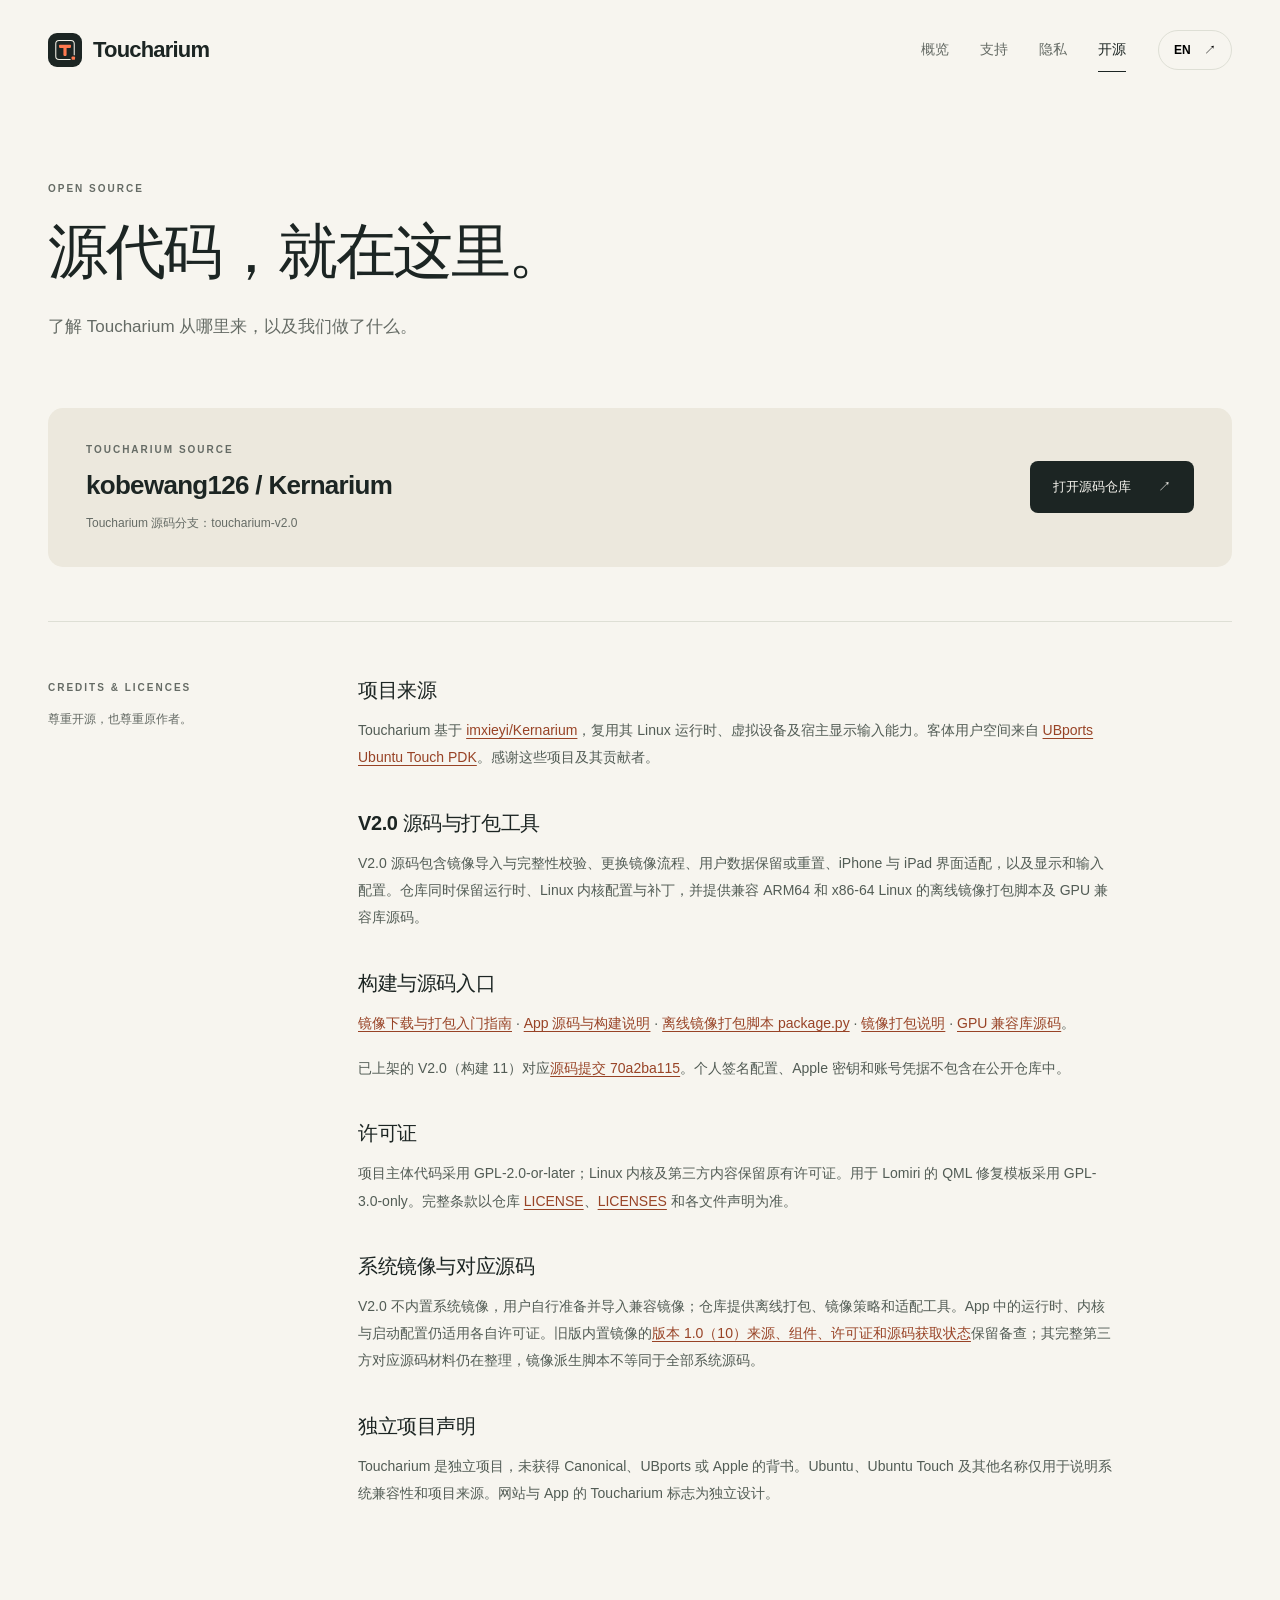
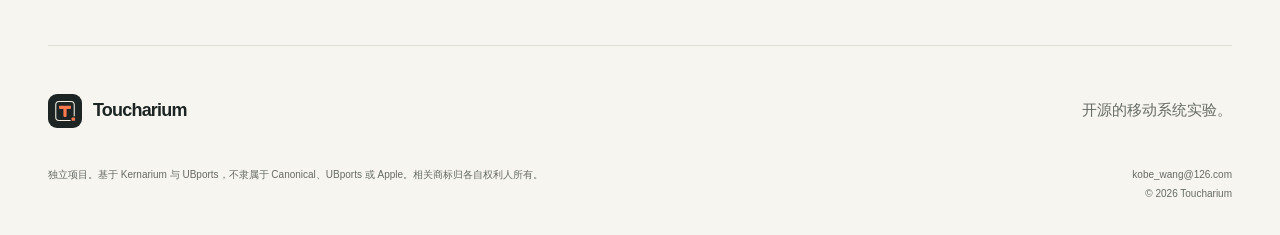
<file: open-source.html>
<!doctype html>
<!-- SPDX-License-Identifier: GPL-2.0-or-later -->
<html lang="zh-CN" data-lang="zh"><head><meta charset="utf-8"><meta name="viewport" content="width=device-width, initial-scale=1">
<title>开源与致谢 / Open source · Toucharium</title><meta name="description" content="Toucharium 开源地址、Kernarium 与 UBports 致谢、GPL 许可证和对应源码说明。">
<meta name="theme-color" content="#f7f5ef"><meta name="color-scheme" content="light"><meta name="referrer" content="strict-origin-when-cross-origin">
<meta property="og:title" content="开源与致谢 / Open source · Toucharium"><meta property="og:description" content="Toucharium 开源地址、Kernarium 与 UBports 致谢、GPL 许可证和对应源码说明。"><meta property="og:type" content="website">
<link rel="icon" href="assets/icon.svg" type="image/svg+xml"><link rel="stylesheet" href="assets/style.css"><script src="assets/site.js?v=image-preparation" defer></script></head>
<body><a class="skip" href="#main"><span data-zh>跳到正文</span><span data-en lang="en">Skip to content</span></a><header class="site-header"><a class="wordmark" href="./" aria-label="Toucharium home"><img src="assets/icon.svg" width="34" height="34" alt=""><span>Toucharium</span></a><nav aria-label="Main navigation"><a href="./"><span data-zh>概览</span><span data-en lang="en">Overview</span></a><a href="support.html"><span data-zh>支持</span><span data-en lang="en">Support</span></a><a href="privacy.html"><span data-zh>隐私</span><span data-en lang="en">Privacy</span></a><a href="open-source.html" aria-current="page"><span data-zh>开源</span><span data-en lang="en">Source</span></a></nav><button class="language" id="language" type="button" aria-label="Switch to English">EN <span aria-hidden="true">↗</span></button></header>
<main id="main"><div class="page-heading"><p class="eyebrow">OPEN SOURCE</p><h1><span data-zh>源代码，就在这里。</span><span data-en lang="en">The source is yours to explore.</span></h1><p class="lead"><span data-zh>了解 Toucharium 从哪里来，以及我们做了什么。</span><span data-en lang="en">See where Toucharium comes from, and what we’re building.</span></p></div><div class="repo-card"><div><p class="eyebrow">TOUCHARIUM SOURCE</p><h2>kobewang126 / Kernarium</h2><p><span data-zh>Toucharium 源码分支：toucharium-v2.0</span><span data-en lang="en">Toucharium source branch: toucharium-v2.0</span></p></div><a href="https://github.com/kobewang126/Kernarium/tree/toucharium-v2.0" class="button primary"><span data-zh>打开源码仓库</span><span data-en lang="en">Browse the source</span> ↗</a></div><div class="reading-layout"><aside><span class="eyebrow">CREDITS & LICENCES</span><p><span data-zh>尊重开源，也尊重原作者。</span><span data-en lang="en">Open source, with credit where it’s due.</span></p></aside><article class="prose"><section class="prose-section"><h2><span data-zh>项目来源</span><span data-en lang="en">Project origins</span></h2><p><span data-zh>Toucharium 基于 <a href="https://github.com/imxieyi/Kernarium">imxieyi/Kernarium</a>，复用其 Linux 运行时、虚拟设备及宿主显示输入能力。客体用户空间来自 <a href="https://github.com/ubports/ubports-pdk">UBports Ubuntu Touch PDK</a>。感谢这些项目及其贡献者。</span><span data-en lang="en">Toucharium is based on <a href="https://github.com/imxieyi/Kernarium">imxieyi/Kernarium</a>, reusing its Linux runtime, virtual devices, and host display and input. The guest userspace comes from the <a href="https://github.com/ubports/ubports-pdk">UBports Ubuntu Touch PDK</a>. Thank you to these projects and their contributors.</span></p></section><section class="prose-section"><h2><span data-zh>V2.0 源码与打包工具</span><span data-en lang="en">V2.0 source and packaging tools</span></h2><p><span data-zh>V2.0 源码包含镜像导入与完整性校验、更换镜像流程、用户数据保留或重置、iPhone 与 iPad 界面适配，以及显示和输入配置。仓库同时保留运行时、Linux 内核配置与补丁，并提供兼容 ARM64 和 x86-64 Linux 的离线镜像打包脚本及 GPU 兼容库源码。</span><span data-en lang="en">V2.0 includes image import and integrity checks, image replacement, keeping or resetting user data, iPhone and iPad layouts, and display and input settings. The repository also carries the runtime, Linux kernel configuration and patches, an offline image packager for ARM64 and x86-64 Linux, and the GPU compatibility library source.</span></p></section><section class="prose-section"><h2><span data-zh>构建与源码入口</span><span data-en lang="en">Build and source entry points</span></h2><p><span data-zh><a href="image-guide.html">镜像下载与打包入门指南</a> · <a href="https://github.com/kobewang126/Kernarium/tree/toucharium-v2.0/Toucharium">App 源码与构建说明</a> · <a href="https://github.com/kobewang126/Kernarium/blob/toucharium-v2.0/tools/rootfs/ubuntu-touch/package.py">离线镜像打包脚本 package.py</a> · <a href="https://github.com/kobewang126/Kernarium/tree/toucharium-v2.0/tools/rootfs/ubuntu-touch">镜像打包说明</a> · <a href="https://github.com/kobewang126/Kernarium/tree/toucharium-v2.0/tools/rootfs/ubuntu-touch/gpu-compat">GPU 兼容库源码</a>。</span><span data-en lang="en"><a href="image-guide.html">Step-by-step image preparation</a> · <a href="https://github.com/kobewang126/Kernarium/tree/toucharium-v2.0/Toucharium">App source and build guide</a> · <a href="https://github.com/kobewang126/Kernarium/blob/toucharium-v2.0/tools/rootfs/ubuntu-touch/package.py">Offline image packager: package.py</a> · <a href="https://github.com/kobewang126/Kernarium/tree/toucharium-v2.0/tools/rootfs/ubuntu-touch">Image preparation guide</a> · <a href="https://github.com/kobewang126/Kernarium/tree/toucharium-v2.0/tools/rootfs/ubuntu-touch/gpu-compat">GPU compatibility library source</a>.</span></p><p><span data-zh>已上架的 V2.0（构建 11）对应<a href="https://github.com/kobewang126/Kernarium/tree/70a2ba115df29a050780bbade494ba40405ce7f5">源码提交 70a2ba115</a>。个人签名配置、Apple 密钥和账号凭据不包含在公开仓库中。</span><span data-en lang="en">V2.0 (build 11), released on the App Store, corresponds to <a href="https://github.com/kobewang126/Kernarium/tree/70a2ba115df29a050780bbade494ba40405ce7f5">source commit 70a2ba115</a>. Personal signing settings, Apple keys and account credentials are not included in the public repository.</span></p></section><section class="prose-section"><h2><span data-zh>许可证</span><span data-en lang="en">Licensing</span></h2><p><span data-zh>项目主体代码采用 GPL-2.0-or-later；Linux 内核及第三方内容保留原有许可证。用于 Lomiri 的 QML 修复模板采用 GPL-3.0-only。完整条款以仓库 <a href="https://github.com/kobewang126/Kernarium/blob/toucharium-v2.0/LICENSE">LICENSE</a>、<a href="https://github.com/kobewang126/Kernarium/tree/toucharium-v2.0/LICENSES">LICENSES</a> 和各文件声明为准。</span><span data-en lang="en">The main project code uses GPL-2.0-or-later. The Linux kernel and third-party content retain their licences. The Lomiri QML override template uses GPL-3.0-only. See the repository’s <a href="https://github.com/kobewang126/Kernarium/blob/toucharium-v2.0/LICENSE">LICENSE</a>, <a href="https://github.com/kobewang126/Kernarium/tree/toucharium-v2.0/LICENSES">LICENSES</a> and per-file notices for the governing terms.</span></p></section><section class="prose-section"><h2><span data-zh>系统镜像与对应源码</span><span data-en lang="en">System images and corresponding source</span></h2><p><span data-zh>V2.0 不内置系统镜像，用户自行准备并导入兼容镜像；仓库提供离线打包、镜像策略和适配工具。App 中的运行时、内核与启动配置仍适用各自许可证。旧版内置镜像的<a href="release-1.0-10.html">版本 1.0（10）来源、组件、许可证和源码获取状态</a>保留备查；其完整第三方对应源码材料仍在整理，镜像派生脚本不等同于全部系统源码。</span><span data-en lang="en">V2.0 does not bundle a system image. Users prepare and import compatible images; the repository provides offline packaging, image policies and adaptation tools. Runtime, kernel and boot configuration components retain their own licences. The older bundled image’s <a href="release-1.0-10.html">version 1.0 (10) provenance, components, notices and source status</a> remain available. Complete third-party corresponding-source materials for that release are still being assembled; image producers are not the source of the entire system.</span></p></section><section class="prose-section"><h2><span data-zh>独立项目声明</span><span data-en lang="en">Independent project</span></h2><p><span data-zh>Toucharium 是独立项目，未获得 Canonical、UBports 或 Apple 的背书。Ubuntu、Ubuntu Touch 及其他名称仅用于说明系统兼容性和项目来源。网站与 App 的 Toucharium 标志为独立设计。</span><span data-en lang="en">Toucharium is an independent project and is not endorsed by Canonical, UBports or Apple. Ubuntu, Ubuntu Touch and other names identify compatibility and project origins. The Toucharium mark used by this website and app is independently designed.</span></p></section></article></div></main><footer class="site-footer"><div class="footer-top"><a class="wordmark" href="./"><img src="assets/icon.svg" width="30" height="30" alt=""><span>Toucharium</span></a><p><span data-zh>开源的移动系统实验。</span><span data-en lang="en">An open-source mobile computing experiment.</span></p></div><div class="footer-bottom"><p><span data-zh>独立项目。基于 Kernarium 与 UBports，不隶属于 Canonical、UBports 或 Apple。相关商标归各自权利人所有。</span><span data-en lang="en">An independent project built on Kernarium and UBports. Not affiliated with Canonical, UBports or Apple. Trademarks belong to their respective owners.</span></p><div><a href="mailto:kobe_wang@126.com">kobe_wang@126.com</a><span>© 2026 Toucharium</span></div></div></footer></body></html>
</file>
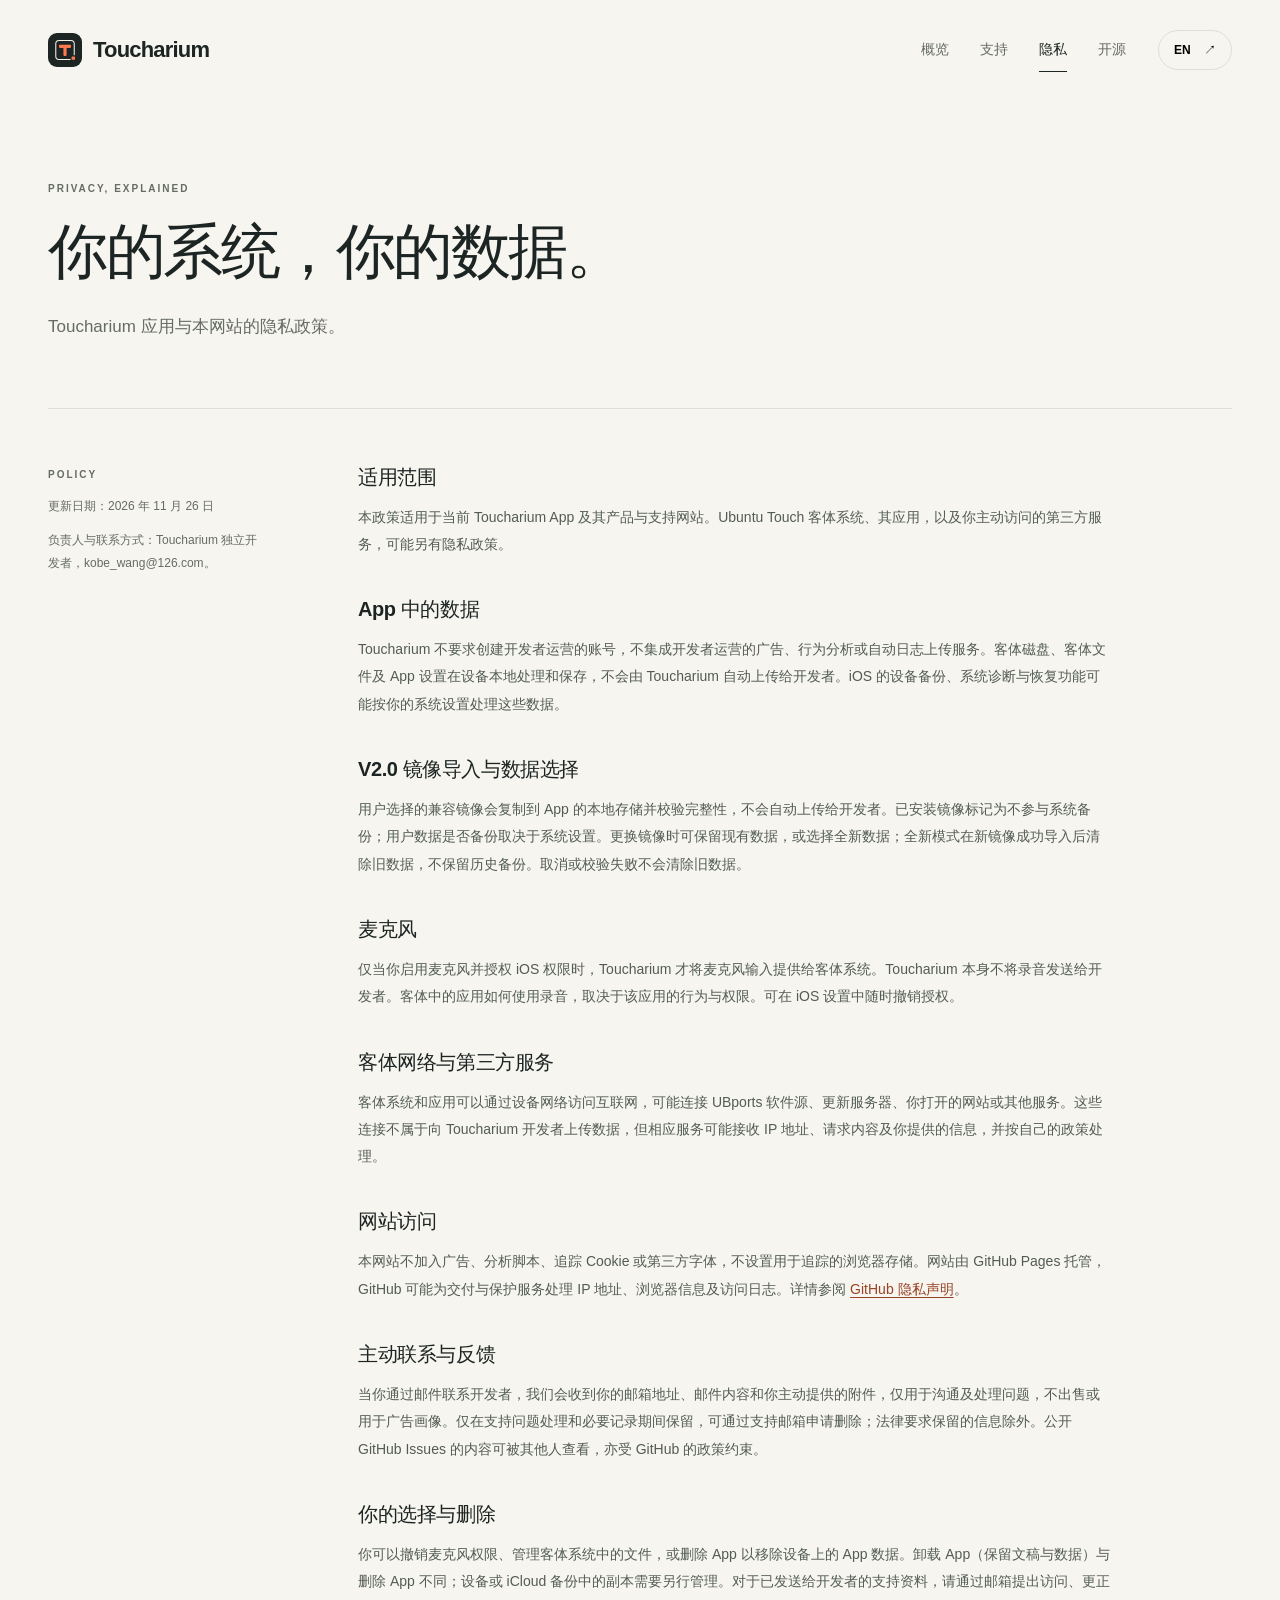
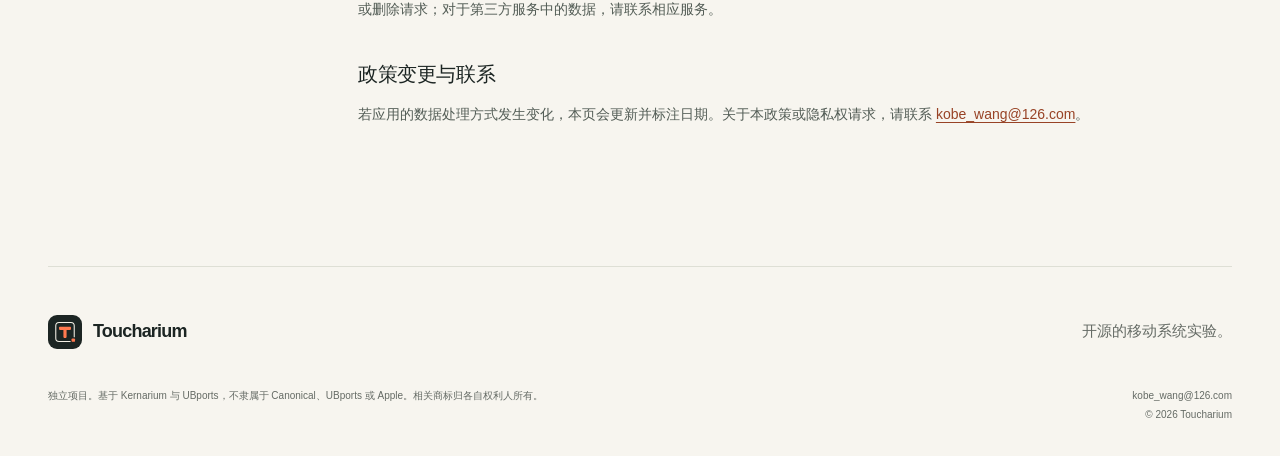
<file: privacy.html>
<!doctype html>
<!-- SPDX-License-Identifier: GPL-2.0-or-later -->
<html lang="zh-CN" data-lang="zh"><head><meta charset="utf-8"><meta name="viewport" content="width=device-width, initial-scale=1">
<title>隐私政策 / Privacy · Toucharium</title><meta name="description" content="了解 Toucharium 的本地数据存储、麦克风权限、第三方服务和隐私联系方式。">
<meta name="theme-color" content="#f7f5ef"><meta name="color-scheme" content="light"><meta name="referrer" content="strict-origin-when-cross-origin">
<meta property="og:title" content="隐私政策 / Privacy · Toucharium"><meta property="og:description" content="了解 Toucharium 的本地数据存储、麦克风权限、第三方服务和隐私联系方式。"><meta property="og:type" content="website">
<link rel="icon" href="assets/icon.svg" type="image/svg+xml"><link rel="stylesheet" href="assets/style.css"><script src="assets/site.js" defer></script></head>
<body><a class="skip" href="#main"><span data-zh>跳到正文</span><span data-en lang="en">Skip to content</span></a><header class="site-header"><a class="wordmark" href="./" aria-label="Toucharium home"><img src="assets/icon.svg" width="34" height="34" alt=""><span>Toucharium</span></a><nav aria-label="Main navigation"><a href="./"><span data-zh>概览</span><span data-en lang="en">Overview</span></a><a href="support.html"><span data-zh>支持</span><span data-en lang="en">Support</span></a><a href="privacy.html" aria-current="page"><span data-zh>隐私</span><span data-en lang="en">Privacy</span></a><a href="open-source.html"><span data-zh>开源</span><span data-en lang="en">Source</span></a></nav><button class="language" id="language" type="button" aria-label="Switch to English">EN <span aria-hidden="true">↗</span></button></header>
<main id="main"><div class="page-heading"><p class="eyebrow">PRIVACY, EXPLAINED</p><h1><span data-zh>你的系统，你的数据。</span><span data-en lang="en">Your system. Your data.</span></h1><p class="lead"><span data-zh>Toucharium 应用与本网站的隐私政策。</span><span data-en lang="en">Privacy policy for the Toucharium app and this website.</span></p></div><div class="reading-layout"><aside><span class="eyebrow">POLICY</span><p><span data-zh>更新日期：2026 年 11 月 26 日</span><span data-en lang="en">Updated November 26, 2026</span></p><p><span data-zh>负责人与联系方式：Toucharium 独立开发者，kobe_wang@126.com。</span><span data-en lang="en">Responsible developer and contact: the independent Toucharium developer, kobe_wang@126.com.</span></p></aside><article class="prose"><section class="prose-section"><h2><span data-zh>适用范围</span><span data-en lang="en">Scope</span></h2><p><span data-zh>本政策适用于当前 Toucharium App 及其产品与支持网站。Ubuntu Touch 客体系统、其应用，以及你主动访问的第三方服务，可能另有隐私政策。</span><span data-en lang="en">This policy covers the current Toucharium app and its product and support website. The Ubuntu Touch guest, its applications, and third-party services you choose to use may have separate privacy policies.</span></p></section><section class="prose-section"><h2><span data-zh>App 中的数据</span><span data-en lang="en">Data in the app</span></h2><p><span data-zh>Toucharium 不要求创建开发者运营的账号，不集成开发者运营的广告、行为分析或自动日志上传服务。客体磁盘、客体文件及 App 设置在设备本地处理和保存，不会由 Toucharium 自动上传给开发者。iOS 的设备备份、系统诊断与恢复功能可能按你的系统设置处理这些数据。</span><span data-en lang="en">Toucharium does not require a developer-operated account and does not integrate developer-operated advertising, behavioral analytics or automatic log-upload services. Guest disks, guest files and app settings are processed and stored locally, and Toucharium does not automatically upload them to the developer. iOS device backup, system diagnostics and restore features may handle this data according to your system settings.</span></p></section><section class="prose-section"><h2><span data-zh>V2.0 镜像导入与数据选择</span><span data-en lang="en">V2.0 image import and data choices</span></h2><p><span data-zh>用户选择的兼容镜像会复制到 App 的本地存储并校验完整性，不会自动上传给开发者。已安装镜像标记为不参与系统备份；用户数据是否备份取决于系统设置。更换镜像时可保留现有数据，或选择全新数据；全新模式在新镜像成功导入后清除旧数据，不保留历史备份。取消或校验失败不会清除旧数据。</span><span data-en lang="en">Selected compatible images are copied into local app storage and verified, without automatic upload to the developer. Installed images are marked as excluded from system backup; user-data backups depend on system settings. When replacing an image, users can keep existing data or start fresh. Starting fresh clears old data after a successful import and retains no historical backup. Cancelling or failed verification leaves old data intact.</span></p></section><section class="prose-section"><h2><span data-zh>麦克风</span><span data-en lang="en">Microphone</span></h2><p><span data-zh>仅当你启用麦克风并授权 iOS 权限时，Toucharium 才将麦克风输入提供给客体系统。Toucharium 本身不将录音发送给开发者。客体中的应用如何使用录音，取决于该应用的行为与权限。可在 iOS 设置中随时撤销授权。</span><span data-en lang="en">Microphone input is made available to the guest only when you enable it and grant iOS permission. Toucharium itself does not send recordings to the developer. Guest applications’ use of audio depends on those applications and their permissions. You can revoke access in iOS Settings.</span></p></section><section class="prose-section"><h2><span data-zh>客体网络与第三方服务</span><span data-en lang="en">Guest networking and third parties</span></h2><p><span data-zh>客体系统和应用可以通过设备网络访问互联网，可能连接 UBports 软件源、更新服务器、你打开的网站或其他服务。这些连接不属于向 Toucharium 开发者上传数据，但相应服务可能接收 IP 地址、请求内容及你提供的信息，并按自己的政策处理。</span><span data-en lang="en">The guest system and applications can access the internet using your device’s network, including UBports package repositories, update servers, websites you open and other services. These connections are not uploads to the Toucharium developer, but the receiving services may obtain your IP address, request content and information you provide under their own policies.</span></p></section><section class="prose-section"><h2><span data-zh>网站访问</span><span data-en lang="en">Website visits</span></h2><p><span data-zh>本网站不加入广告、分析脚本、追踪 Cookie 或第三方字体，不设置用于追踪的浏览器存储。网站由 GitHub Pages 托管，GitHub 可能为交付与保护服务处理 IP 地址、浏览器信息及访问日志。详情参阅 <a href="https://docs.github.com/en/site-policy/privacy-policies/github-general-privacy-statement">GitHub 隐私声明</a>。</span><span data-en lang="en">This website adds no advertising, analytics scripts, tracking cookies or third-party fonts, and sets no browser storage for tracking. It is hosted on GitHub Pages, which may process IP addresses, browser information and access logs to deliver and protect its service. See the <a href="https://docs.github.com/en/site-policy/privacy-policies/github-general-privacy-statement">GitHub Privacy Statement</a>.</span></p></section><section class="prose-section"><h2><span data-zh>主动联系与反馈</span><span data-en lang="en">Support correspondence</span></h2><p><span data-zh>当你通过邮件联系开发者，我们会收到你的邮箱地址、邮件内容和你主动提供的附件，仅用于沟通及处理问题，不出售或用于广告画像。仅在支持问题处理和必要记录期间保留，可通过支持邮箱申请删除；法律要求保留的信息除外。公开 GitHub Issues 的内容可被其他人查看，亦受 GitHub 的政策约束。</span><span data-en lang="en">When you email the developer, we receive your email address, message and any attachments you choose to provide. These are used for correspondence and resolving your request, not sold or used for advertising profiles. We retain them for handling support and necessary records; you can request deletion by email, subject to legally required retention. Public GitHub Issues are visible to others and are also subject to GitHub’s policies.</span></p></section><section class="prose-section"><h2><span data-zh>你的选择与删除</span><span data-en lang="en">Your choices and deletion</span></h2><p><span data-zh>你可以撤销麦克风权限、管理客体系统中的文件，或删除 App 以移除设备上的 App 数据。卸载 App（保留文稿与数据）与删除 App 不同；设备或 iCloud 备份中的副本需要另行管理。对于已发送给开发者的支持资料，请通过邮箱提出访问、更正或删除请求；对于第三方服务中的数据，请联系相应服务。</span><span data-en lang="en">You can revoke microphone permission, manage guest files, or delete the app to remove its local app data. Offloading an app while retaining documents differs from deleting it; copies in device or iCloud backups must be managed separately. Contact the developer to request access, correction or deletion of support data you have sent. Contact third-party services about data they hold.</span></p></section><section class="prose-section"><h2><span data-zh>政策变更与联系</span><span data-en lang="en">Changes and contact</span></h2><p><span data-zh>若应用的数据处理方式发生变化，本页会更新并标注日期。关于本政策或隐私权请求，请联系 <a href="mailto:kobe_wang@126.com">kobe_wang@126.com</a>。</span><span data-en lang="en">If the app’s data practices change, this page will be updated with a revised date. For questions about this policy or privacy requests, contact <a href="mailto:kobe_wang@126.com">kobe_wang@126.com</a>.</span></p></section></article></div></main><footer class="site-footer"><div class="footer-top"><a class="wordmark" href="./"><img src="assets/icon.svg" width="30" height="30" alt=""><span>Toucharium</span></a><p><span data-zh>开源的移动系统实验。</span><span data-en lang="en">An open-source mobile computing experiment.</span></p></div><div class="footer-bottom"><p><span data-zh>独立项目。基于 Kernarium 与 UBports，不隶属于 Canonical、UBports 或 Apple。相关商标归各自权利人所有。</span><span data-en lang="en">An independent project built on Kernarium and UBports. Not affiliated with Canonical, UBports or Apple. Trademarks belong to their respective owners.</span></p><div><a href="mailto:kobe_wang@126.com">kobe_wang@126.com</a><span>© 2026 Toucharium</span></div></div></footer></body></html>
</file>
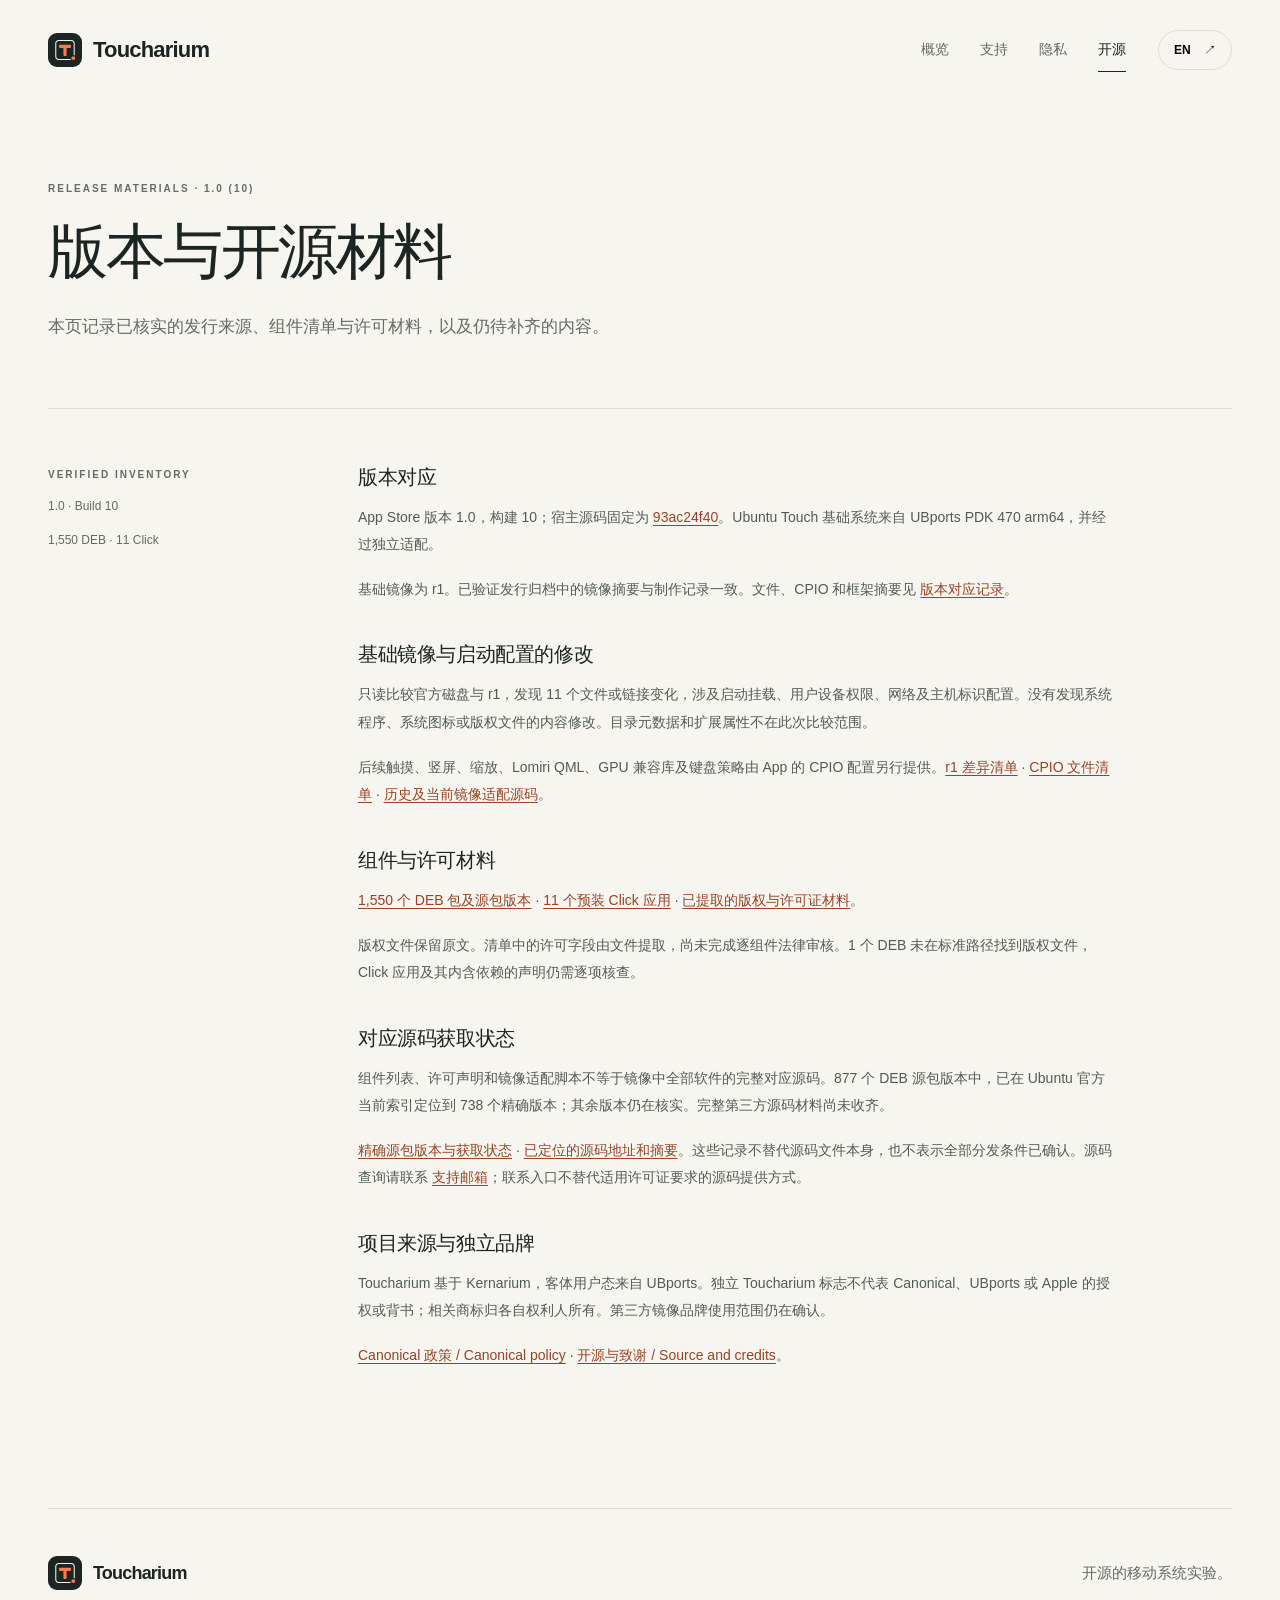
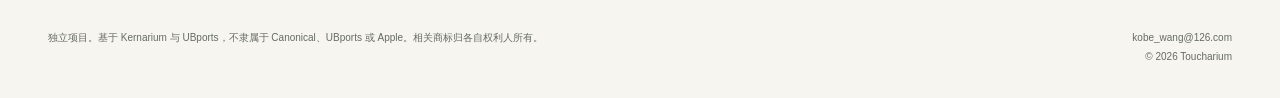
<file: release-1.0-10.html>
<!doctype html>
<!-- SPDX-License-Identifier: GPL-2.0-or-later -->
<html lang="zh-CN" data-lang="zh"><head><meta charset="utf-8"><meta name="viewport" content="width=device-width, initial-scale=1">
<title>版本与开源材料 / Release materials · Toucharium</title><meta name="description" content="Toucharium 开源地址、Kernarium 与 UBports 致谢、GPL 许可证和对应源码说明。">
<meta name="theme-color" content="#f7f5ef"><meta name="color-scheme" content="light"><meta name="referrer" content="strict-origin-when-cross-origin">
<meta property="og:title" content="开源与致谢 / Open source · Toucharium"><meta property="og:description" content="Toucharium 开源地址、Kernarium 与 UBports 致谢、GPL 许可证和对应源码说明。"><meta property="og:type" content="website">
<link rel="icon" href="assets/icon.svg" type="image/svg+xml"><link rel="stylesheet" href="assets/style.css"><script src="assets/site.js" defer></script></head>
<body><a class="skip" href="#main"><span data-zh>跳到正文</span><span data-en lang="en">Skip to content</span></a><header class="site-header"><a class="wordmark" href="./" aria-label="Toucharium home"><img src="assets/icon.svg" width="34" height="34" alt=""><span>Toucharium</span></a><nav aria-label="Main navigation"><a href="./"><span data-zh>概览</span><span data-en lang="en">Overview</span></a><a href="support.html"><span data-zh>支持</span><span data-en lang="en">Support</span></a><a href="privacy.html"><span data-zh>隐私</span><span data-en lang="en">Privacy</span></a><a href="open-source.html" aria-current="page"><span data-zh>开源</span><span data-en lang="en">Source</span></a></nav><button class="language" id="language" type="button" aria-label="Switch to English">EN <span aria-hidden="true">↗</span></button></header>
<main id="main"><div class="page-heading"><p class="eyebrow">RELEASE MATERIALS · 1.0 (10)</p><h1><span data-zh>版本与开源材料</span><span data-en lang="en">Release and source materials</span></h1><p class="lead"><span data-zh>本页记录已核实的发行来源、组件清单与许可材料，以及仍待补齐的内容。</span><span data-en lang="en">Verified release provenance, component inventories, licence evidence, and outstanding source work.</span></p></div><div class="reading-layout"><aside><span class="eyebrow">VERIFIED INVENTORY</span><p>1.0 · Build 10</p><p>1,550 DEB · 11 Click</p></aside><article class="prose"><section class="prose-section"><h2><span data-zh>版本对应</span><span data-en lang="en">Release mapping</span></h2><p><span data-zh>App Store 版本 1.0，构建 10；宿主源码固定为 <a href="https://github.com/kobewang126/Kernarium/tree/93ac24f40">93ac24f40</a>。Ubuntu Touch 基础系统来自 UBports PDK 470 arm64，并经过独立适配。</span><span data-en lang="en">App Store version 1.0, build 10. Host source: <a href="https://github.com/kobewang126/Kernarium/tree/93ac24f40">93ac24f40</a>. The guest base derives from UBports PDK 470 arm64 with independent adaptations.</span></p><p><span data-zh>基础镜像为 r1。已验证发行归档中的镜像摘要与制作记录一致。文件、CPIO 和框架摘要见 <a href="releases/1.0-10/release-map.json">版本对应记录</a>。</span><span data-en lang="en">The base is r1. Its archive image digest matches the producer receipt. See the <a href="releases/1.0-10/release-map.json">release mapping</a> for image, CPIO and framework digests.</span></p></section><section class="prose-section"><h2><span data-zh>基础镜像与启动配置的修改</span><span data-en lang="en">Base image and boot adaptations</span></h2><p><span data-zh>只读比较官方磁盘与 r1，发现 11 个文件或链接变化，涉及启动挂载、用户设备权限、网络及主机标识配置。没有发现系统程序、系统图标或版权文件的内容修改。目录元数据和扩展属性不在此次比较范围。</span><span data-en lang="en">A read-only comparison found 11 changed files or links: boot mounts, device permissions, networking and guest identity. No changes to system program, icon or copyright-file contents were found. Directory metadata and extended attributes were outside this comparison.</span></p><p><span data-zh>后续触摸、竖屏、缩放、Lomiri QML、GPU 兼容库及键盘策略由 App 的 CPIO 配置另行提供。<a href="releases/1.0-10/r1-file-changes.csv">r1 差异清单</a> · <a href="releases/1.0-10/cpio-files.csv">CPIO 文件清单</a> · <a href="releases/1.0-10/image-adaptation-source.tar.gz">历史及当前镜像适配源码</a>。</span><span data-en lang="en">Later touch, portrait, scaling, Lomiri QML, GPU compatibility and keyboard changes are supplied separately through CPIO. <a href="releases/1.0-10/r1-file-changes.csv">r1 changes</a> · <a href="releases/1.0-10/cpio-files.csv">CPIO inventory</a> · <a href="releases/1.0-10/image-adaptation-source.tar.gz">Historical and current image adaptation source</a>.</span></p></section><section class="prose-section"><h2><span data-zh>组件与许可材料</span><span data-en lang="en">Components and licence evidence</span></h2><p><span data-zh><a href="releases/1.0-10/deb-components.csv">1,550 个 DEB 包及源包版本</a> · <a href="releases/1.0-10/click-components.csv">11 个预装 Click 应用</a> · <a href="releases/1.0-10/third-party-notices.zip">已提取的版权与许可证材料</a>。</span><span data-en lang="en"><a href="releases/1.0-10/deb-components.csv">1,550 DEB packages and source versions</a> · <a href="releases/1.0-10/click-components.csv">11 preinstalled Click apps</a> · <a href="releases/1.0-10/third-party-notices.zip">Extracted copyright and licence evidence</a>.</span></p><p><span data-zh>版权文件保留原文。清单中的许可字段由文件提取，尚未完成逐组件法律审核。1 个 DEB 未在标准路径找到版权文件，Click 应用及其内含依赖的声明仍需逐项核查。</span><span data-en lang="en">Copyright texts are retained verbatim. Extracted licence fields have not completed individual legal review. One DEB has no copyright file at its standard path; Click apps and bundled dependencies require further review.</span></p></section><section class="prose-section"><h2><span data-zh>对应源码获取状态</span><span data-en lang="en">Corresponding-source status</span></h2><p><span data-zh>组件列表、许可声明和镜像适配脚本不等于镜像中全部软件的完整对应源码。877 个 DEB 源包版本中，已在 Ubuntu 官方当前索引定位到 738 个精确版本；其余版本仍在核实。完整第三方源码材料尚未收齐。</span><span data-en lang="en">Inventories, notices and adaptation scripts are not the complete corresponding source for all guest software. Of 877 DEB source versions, 738 exact versions were located in current Ubuntu indexes; other versions remain under investigation. Complete third-party source materials are not yet assembled.</span></p><p><span data-zh><a href="releases/1.0-10/source-acquisition.csv">精确源包版本与获取状态</a> · <a href="releases/1.0-10/source-locations.json">已定位的源码地址和摘要</a>。这些记录不替代源码文件本身，也不表示全部分发条件已确认。源码查询请联系 <a href="mailto:kobe_wang@126.com">支持邮箱</a>；联系入口不替代适用许可证要求的源码提供方式。</span><span data-en lang="en"><a href="releases/1.0-10/source-acquisition.csv">Exact source versions and acquisition status</a> · <a href="releases/1.0-10/source-locations.json">Located source files and digests</a>. Records do not replace source files or establish that all distribution conditions are satisfied. For source enquiries use the <a href="mailto:kobe_wang@126.com">support email</a>; contact details do not replace the source provision required by applicable licences.</span></p></section><section class="prose-section"><h2><span data-zh>项目来源与独立品牌</span><span data-en lang="en">Origins and independent branding</span></h2><p><span data-zh>Toucharium 基于 Kernarium，客体用户态来自 UBports。独立 Toucharium 标志不代表 Canonical、UBports 或 Apple 的授权或背书；相关商标归各自权利人所有。第三方镜像品牌使用范围仍在确认。</span><span data-en lang="en">Toucharium builds on Kernarium with guest userspace from UBports. The independent Toucharium mark does not imply authorization or endorsement by Canonical, UBports or Apple. Trademarks belong to their owners; the scope of third-party image branding remains under review.</span></p><p><span data-zh><a href="https://canonical.com/legal/intellectual-property-policy">Canonical 政策 / Canonical policy</a> · <a href="open-source.html">开源与致谢 / Source and credits</a>。</span><span data-en lang="en"><a href="https://canonical.com/legal/intellectual-property-policy">Canonical policy</a> · <a href="open-source.html">Source and credits</a>.</span></p></section></article></div></main><footer class="site-footer"><div class="footer-top"><a class="wordmark" href="./"><img src="assets/icon.svg" width="30" height="30" alt=""><span>Toucharium</span></a><p><span data-zh>开源的移动系统实验。</span><span data-en lang="en">An open-source mobile computing experiment.</span></p></div><div class="footer-bottom"><p><span data-zh>独立项目。基于 Kernarium 与 UBports，不隶属于 Canonical、UBports 或 Apple。相关商标归各自权利人所有。</span><span data-en lang="en">An independent project built on Kernarium and UBports. Not affiliated with Canonical, UBports or Apple. Trademarks belong to their respective owners.</span></p><div><a href="mailto:kobe_wang@126.com">kobe_wang@126.com</a><span>© 2026 Toucharium</span></div></div></footer></body></html>
</file>
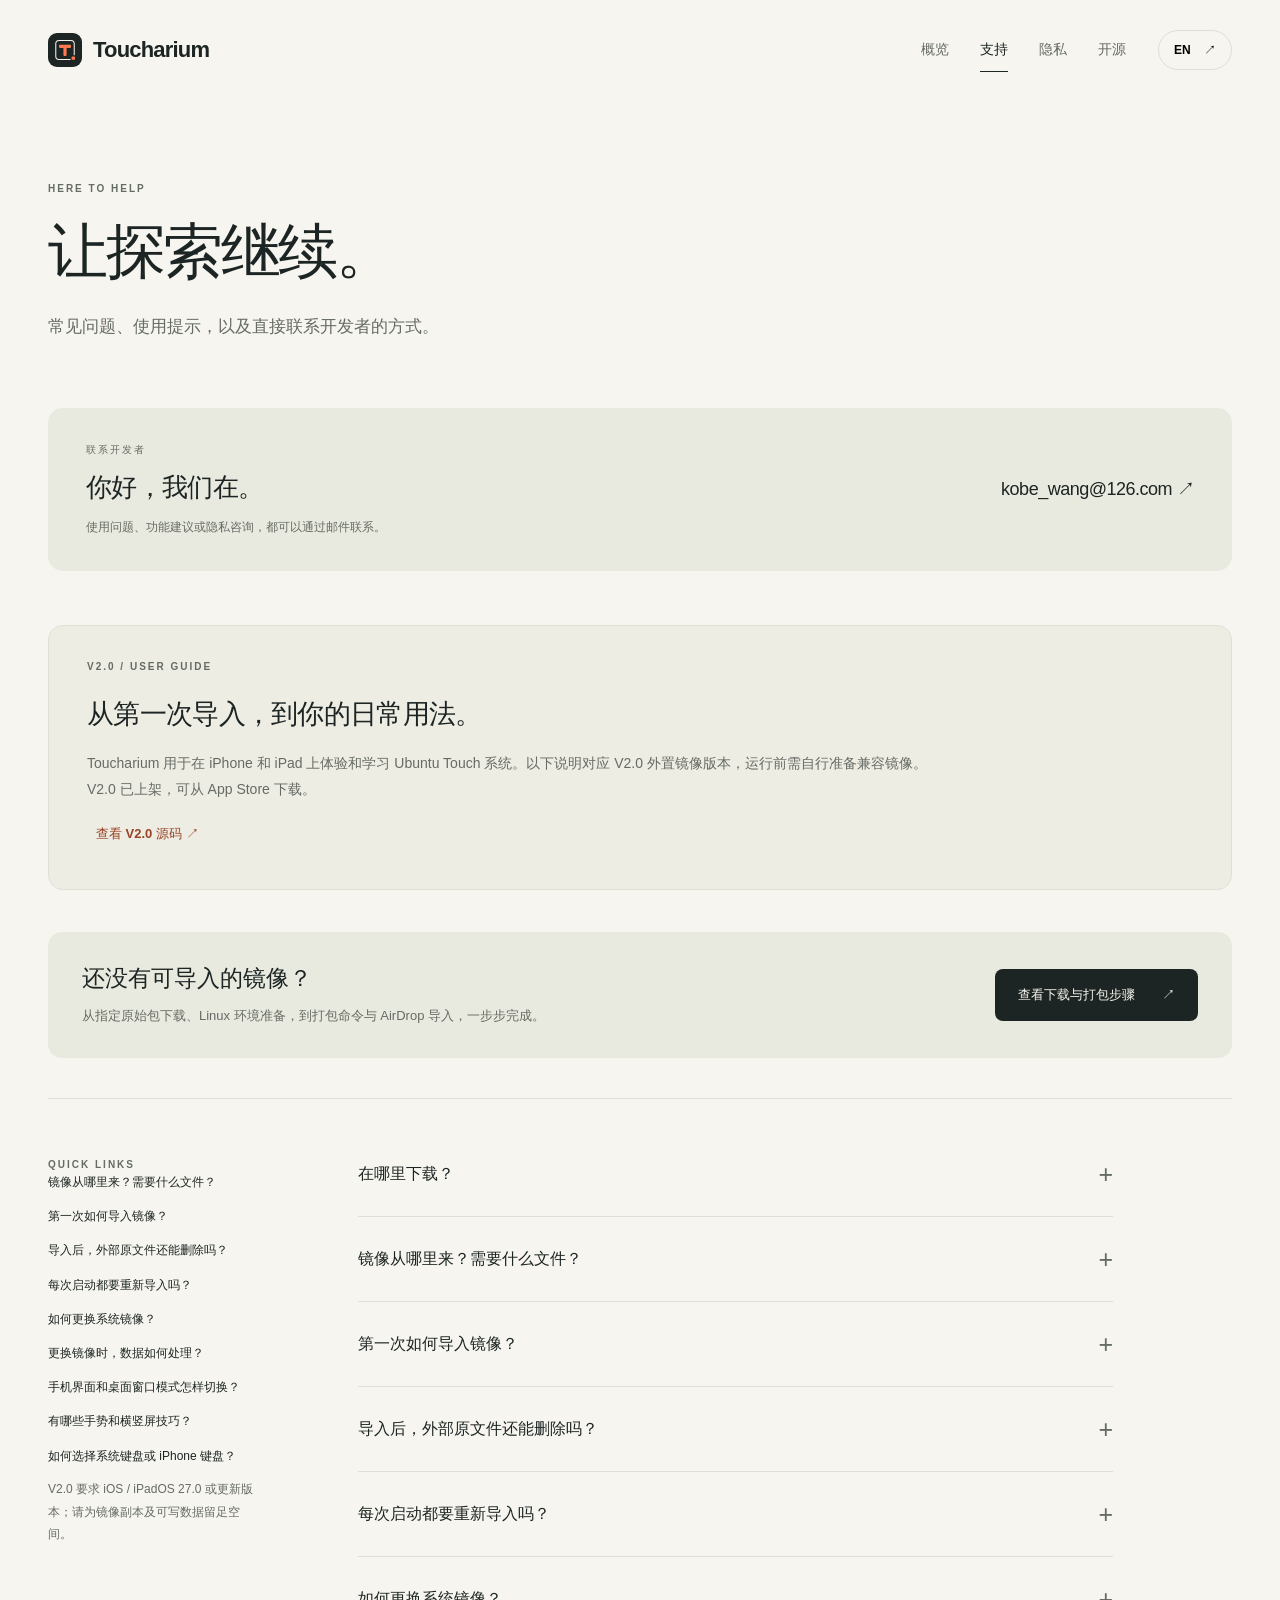
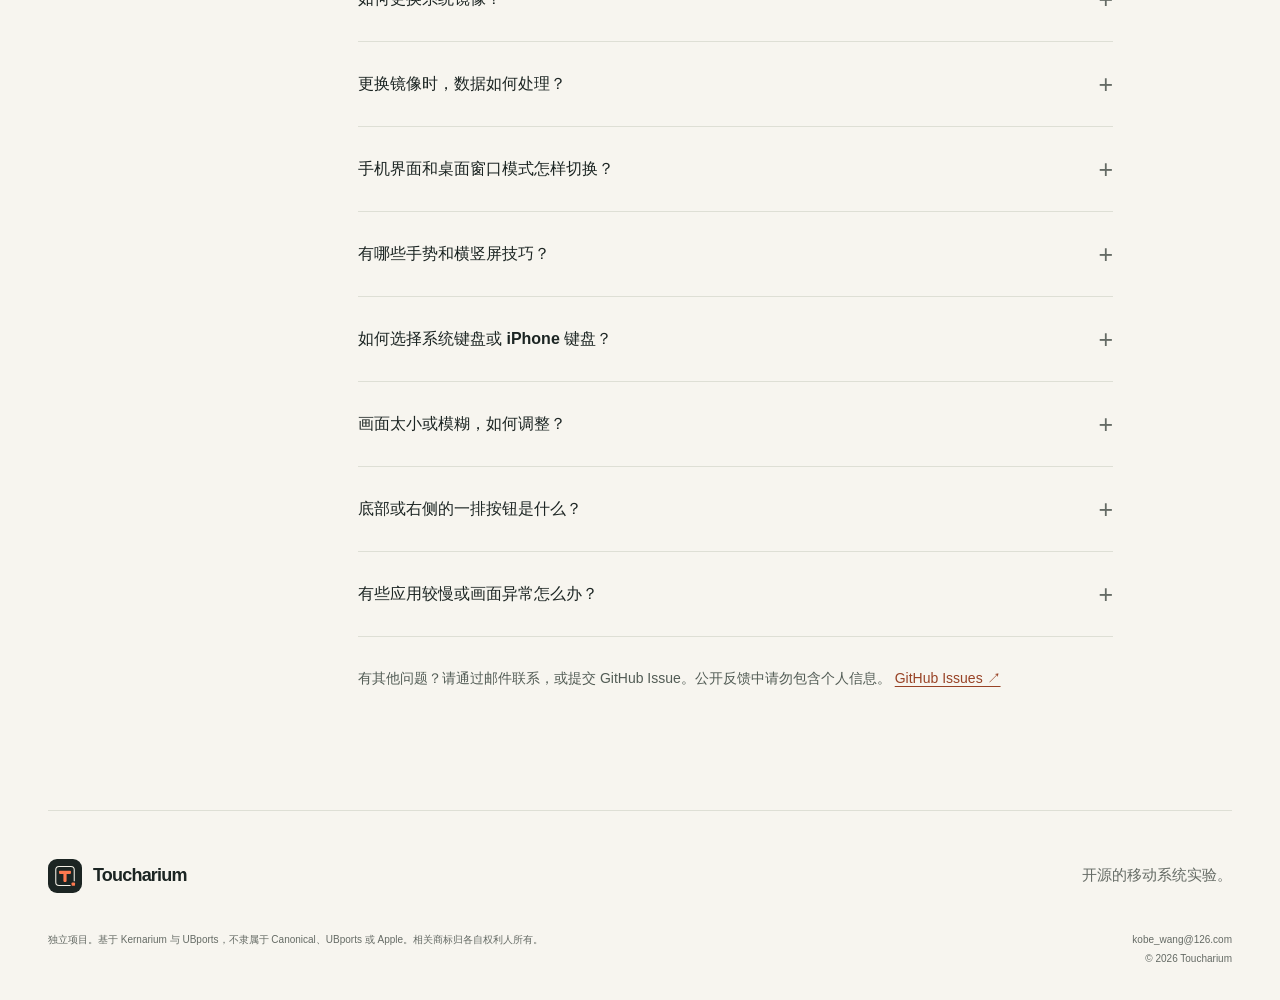
<file: support.html>
<!doctype html>
<!-- SPDX-License-Identifier: GPL-2.0-or-later -->
<html lang="zh-CN" data-lang="zh"><head><meta charset="utf-8"><meta name="viewport" content="width=device-width, initial-scale=1">
<title>支持 / Support · Toucharium</title><meta name="description" content="Toucharium 使用帮助与技术支持。联系开发者：kobe_wang@126.com。">
<meta name="theme-color" content="#f7f5ef"><meta name="color-scheme" content="light"><meta name="referrer" content="strict-origin-when-cross-origin">
<meta property="og:title" content="支持 / Support · Toucharium"><meta property="og:description" content="Toucharium 使用帮助与技术支持。联系开发者：kobe_wang@126.com。"><meta property="og:type" content="website">
<link rel="icon" href="assets/icon.svg" type="image/svg+xml"><link rel="stylesheet" href="assets/style.css?v=v2-live-import-video"><script src="assets/site.js?v=image-preparation" defer></script></head>
<body><a class="skip" href="#main"><span data-zh>跳到正文</span><span data-en lang="en">Skip to content</span></a><header class="site-header"><a class="wordmark" href="./" aria-label="Toucharium home"><img src="assets/icon.svg" width="34" height="34" alt=""><span>Toucharium</span></a><nav aria-label="Main navigation"><a href="./"><span data-zh>概览</span><span data-en lang="en">Overview</span></a><a href="support.html" aria-current="page"><span data-zh>支持</span><span data-en lang="en">Support</span></a><a href="privacy.html"><span data-zh>隐私</span><span data-en lang="en">Privacy</span></a><a href="open-source.html"><span data-zh>开源</span><span data-en lang="en">Source</span></a></nav><button class="language" id="language" type="button" aria-label="Switch to English">EN <span aria-hidden="true">↗</span></button></header>
<main id="main"><div class="page-heading"><p class="eyebrow">HERE TO HELP</p><h1><span data-zh>让探索继续。</span><span data-en lang="en">Keep exploring.</span></h1><p class="lead"><span data-zh>常见问题、使用提示，以及直接联系开发者的方式。</span><span data-en lang="en">Answers, helpful tips, and a direct line to the developer.</span></p></div><div class="support-contact"><div><p class="eyebrow"><span data-zh>联系开发者</span><span data-en lang="en">CONTACT THE DEVELOPER</span></p><h2><span data-zh>你好，我们在。</span><span data-en lang="en">Hello. We’re here.</span></h2><p><span data-zh>使用问题、功能建议或隐私咨询，都可以通过邮件联系。</span><span data-en lang="en">For help, feedback or privacy questions, send an email.</span></p></div><a href="mailto:kobe_wang@126.com" class="contact-email">kobe_wang@126.com <span aria-hidden="true">↗</span></a></div><section class="guide-intro" id="usage"><p class="eyebrow">V2.0 / USER GUIDE</p><h2><span data-zh>从第一次导入，到你的日常用法。</span><span data-en lang="en">From your first import to everyday use.</span></h2><p><span data-zh>Toucharium 用于在 iPhone 和 iPad 上体验和学习 Ubuntu Touch 系统。以下说明对应 V2.0 外置镜像版本，运行前需自行准备兼容镜像。V2.0 已上架，可从 <a href="https://apps.apple.com/cn/app/toucharium/id6837986003">App Store 下载</a>。</span><span data-en lang="en">Toucharium is designed for experiencing and learning about Ubuntu Touch on iPhone and iPad. This guide covers V2.0 with external images; prepare a compatible image before use. V2.0 is available to <a href="https://apps.apple.com/cn/app/toucharium/id6837986003">download on the App Store</a>.</span></p><a class="text-link" href="https://github.com/kobewang126/Kernarium/tree/toucharium-v2.0"><span data-zh>查看 V2.0 源码</span><span data-en lang="en">View V2.0 source</span> ↗</a></section><div class="prep-entry"><div><h2><span data-zh>还没有可导入的镜像？</span><span data-en lang="en">No image ready to import?</span></h2><p><span data-zh>从指定原始包下载、Linux 环境准备，到打包命令与 AirDrop 导入，一步步完成。</span><span data-en lang="en">Follow the complete path: download the pinned archive, prepare Linux, package the image and import it with AirDrop.</span></p></div><a class="button primary" href="image-guide.html"><span data-zh>查看下载与打包步骤</span><span data-en lang="en">Get the step-by-step guide</span> ↗</a></div><div class="reading-layout"><aside><span class="eyebrow">QUICK LINKS</span><nav class="guide-nav" aria-label="Usage topics"><a href="#image-files"><span data-zh>镜像从哪里来？需要什么文件？</span><span data-en lang="en">Where do system images come from?</span></a><a href="#first-import"><span data-zh>第一次如何导入镜像？</span><span data-en lang="en">How do I import an image for the first time?</span></a><a href="#import-storage"><span data-zh>导入后，外部原文件还能删除吗？</span><span data-en lang="en">Can I delete the original files after importing?</span></a><a href="#import-once"><span data-zh>每次启动都要重新导入吗？</span><span data-en lang="en">Do I need to import on every launch?</span></a><a href="#replace-image"><span data-zh>如何更换系统镜像？</span><span data-en lang="en">How do I replace the system image?</span></a><a href="#data-choice"><span data-zh>更换镜像时，数据如何处理？</span><span data-en lang="en">What happens to data when I replace an image?</span></a><a href="#interface-mode"><span data-zh>手机界面和桌面窗口模式怎样切换？</span><span data-en lang="en">How do I switch between phone and desktop windows?</span></a><a href="#gestures"><span data-zh>有哪些手势和横竖屏技巧？</span><span data-en lang="en">Which gestures and orientation tips are useful?</span></a><a href="#keyboard"><span data-zh>如何选择系统键盘或 iPhone 键盘？</span><span data-en lang="en">How do I choose the guest or iPhone keyboard?</span></a></nav><p><span data-zh>V2.0 要求 iOS / iPadOS 27.0 或更新版本；请为镜像副本及可写数据留足空间。</span><span data-en lang="en">V2.0 targets iOS / iPadOS 27.0 or later. Allow enough storage for an imported image and writable data.</span></p></aside><div class="prose"><details id="download"><summary><span data-zh>在哪里下载？</span><span data-en lang="en">Where can I download it?</span><span aria-hidden="true">+</span></summary><p><span data-zh>V2.0 已在 <a href="https://apps.apple.com/cn/app/toucharium/id6837986003">App Store 上架</a>，支持 iPhone 和 iPad。运行前需按<a href="image-guide.html">下载与打包指南</a>自行准备兼容镜像。本网站不提供 IPA 或系统镜像下载。</span><span data-en lang="en">V2.0 is <a href="https://apps.apple.com/cn/app/toucharium/id6837986003">available on the App Store</a> for iPhone and iPad. Prepare a compatible image using the <a href="image-guide.html">download and packaging guide</a> before use. This website does not distribute an IPA or system image.</span></p></details><details id="image-files"><summary><span data-zh>镜像从哪里来？需要什么文件？</span><span data-en lang="en">Where do system images come from?</span><span aria-hidden="true">+</span></summary><p><span data-zh>V2.0 不内置系统镜像。可先按<a href="image-guide.html">下载与打包指南</a>操作，或按照<a href="https://github.com/kobewang126/Kernarium/tree/toucharium-v2.0/tools/rootfs/ubuntu-touch">镜像准备工具的说明</a>取得基础镜像，在 ARM64 或 x86-64 Linux 中离线打包；Mac 可使用 Linux 虚拟机。导入需要一份 <code>.erofs</code> 镜像和工具生成的配套 <code>.erofs.import.json</code>。校验用于确认完整性，不代表镜像来源或官方认可。本网站不分发系统镜像。</span><span data-en lang="en">V2.0 does not bundle a system image. Start with the <a href="image-guide.html">step-by-step preparation guide</a>, or follow the <a href="https://github.com/kobewang126/Kernarium/tree/toucharium-v2.0/tools/rootfs/ubuntu-touch">image preparation guide</a> to obtain a base image and package it offline on ARM64 or x86-64 Linux. A Mac can use a Linux VM. Import the resulting <code>.erofs</code> image and its matching <code>.erofs.import.json</code>. Verification checks integrity, not provenance or endorsement. This website does not distribute system images.</span></p></details><details id="first-import"><summary><span data-zh>第一次如何导入镜像？</span><span data-en lang="en">How do I import an image for the first time?</span><span aria-hidden="true">+</span></summary><p><span data-zh>用 AirDrop、局域网下载、SMB 或兼容 USB 存储把镜像和配套 JSON 传到设备，在“文件”App 中存到同一个文件夹。只有 Linux 的用户可按<a href="image-guide.html#linux-transfer">局域网下载说明</a>操作。打开 Toucharium，点 <strong>Import system image</strong>，在文件选择器中同时选择这两个文件。必要时先打开“选择”模式。导入期间保持 App 在前台，等待复制和完整校验结束；只有校验成功才会选用新镜像。</span><span data-en lang="en">Transfer the image and matching JSON using AirDrop, a local-network download, SMB or compatible USB storage, and save both in the same folder in Files. Linux-only users can follow the <a href="image-guide.html#linux-transfer">local-network download instructions</a>. Open Toucharium and tap <strong>Import system image</strong>. Select both files together; enable Select mode in the picker if needed. Keep the app in the foreground while copying and full verification finish. A new image is selected only after verification succeeds.</span></p><p><a href="./#import-video"><span data-zh>观看约 50 秒的真机导入演示</span><span data-en lang="en">Watch the 50-second import demonstration</span> ↗</a></p></details><details id="import-storage"><summary><span data-zh>导入后，外部原文件还能删除吗？</span><span data-en lang="en">Can I delete the original files after importing?</span><span aria-hidden="true">+</span></summary><p><span data-zh>可以，但请先确认导入成功并能正常启动。导入会把完整镜像复制到 App 的 Documents 中，不会一直依赖“文件”App 中的外部原文件。之后可以删除外部原镜像和配套 JSON，避免多占一份空间；不要删除 Toucharium 应用目录中的已安装镜像或数据文件。导入过程需要同时容纳原文件、App 内副本以及可写数据，请提前留足空间。</span><span data-en lang="en">Yes, after you confirm the import succeeded and the system starts normally. Import copies the entire image into the app’s Documents directory; it does not keep using the external original. You can then delete the external image and JSON to save space. Do not delete the installed image or data files inside Toucharium’s app directory. Allow enough storage for the original, the imported copy and writable guest data during import.</span></p></details><details id="import-once"><summary><span data-zh>每次启动都要重新导入吗？</span><span data-en lang="en">Do I need to import on every launch?</span><span aria-hidden="true">+</span></summary><p><span data-zh>不用。一次成功导入后，后续启动和覆盖更新 App 会继续使用已安装的镜像。卸载 App、手动删除或修改已安装镜像，可能需要重新导入；卸载也会删除 App 内的系统数据。</span><span data-en lang="en">No. After a successful import, later launches and in-place app updates reuse the installed image. Uninstalling the app or deleting or modifying its installed image may require another import. Uninstalling also removes the app’s guest data.</span></p></details><details id="replace-image"><summary><span data-zh>如何更换系统镜像？</span><span data-en lang="en">How do I replace the system image?</span><span aria-hidden="true">+</span></summary><p><span data-zh>点齿轮进入 <strong>Emulator Settings → Storage → Change system image…</strong>，确认停止当前系统，再选择新镜像和配套 JSON。取消或校验失败会保留旧镜像。更换完成后，从 App 切换器彻底关闭 Toucharium，再重新打开；仅切到后台不算重新启动。</span><span data-en lang="en">Tap the gear and open <strong>Emulator Settings → Storage → Change system image…</strong>. Confirm stopping the current system, then select the new image and its matching JSON. Cancelling or a failed verification keeps the previous image. After the change, close Toucharium from the app switcher and reopen it. Merely putting it in the background is not a relaunch.</span></p></details><details id="data-choice"><summary><span data-zh>更换镜像时，数据如何处理？</span><span data-en lang="en">What happens to data when I replace an image?</span><span aria-hidden="true">+</span></summary><p><span data-zh><strong>Keep existing data</strong> 是默认选项，沿用已有文件、账号和设置，请选择兼容镜像。<strong>Start fresh</strong> 使用全新数据环境：确认后，只有新镜像校验并切换成功才删除旧数据，不保留历史备份。取消导入或校验失败不会删除旧数据。最终仅保留当前的一份用户数据；重要文件请事先备份。</span><span data-en lang="en"><strong>Keep existing data</strong> is the default. It reuses your files, accounts and settings, so choose a compatible image. <strong>Start fresh</strong> uses a new data environment: after confirmation, old data is deleted only once the new image is verified and selected. No historical backup is retained. Cancelling or a failed verification leaves old data intact. Only the current user data is retained; back up important files first.</span></p></details><details id="interface-mode"><summary><span data-zh>手机界面和桌面窗口模式怎样切换？</span><span data-en lang="en">How do I switch between phone and desktop windows?</span><span aria-hidden="true">+</span></summary><p><span data-zh>在 <strong>Emulator Settings → Ubuntu Touch interface → Interface mode</strong> 选择 <strong>Phone mode</strong> 或 <strong>Desktop windows</strong>，点 Save 后彻底关闭并重新打开 App。iPhone 首次默认手机模式，iPad 首次默认桌面窗口模式，之后保留你的选择。桌面模式的应用有标题栏及窗口按钮，可打开多个窗口，拖动标题栏调整位置。</span><span data-en lang="en">In <strong>Emulator Settings → Ubuntu Touch interface → Interface mode</strong>, choose <strong>Phone mode</strong> or <strong>Desktop windows</strong>. Tap Save, then close and reopen the app. iPhone initially defaults to phone mode and iPad to desktop windows; later selections are preserved. Desktop apps have title bars and window controls. Open several windows and drag their title bars to arrange them.</span></p></details><details id="gestures"><summary><span data-zh>有哪些手势和横竖屏技巧？</span><span data-en lang="en">Which gestures and orientation tips are useful?</span><span aria-hidden="true">+</span></summary><p><span data-zh>从客体画面的左边缘滑入可呼出启动器，点应用抽屉图标浏览应用；从客体顶部向下滑动可打开系统指示器。请从 Toucharium 内部的系统画面开始手势。iPhone 横屏时，宿主控制按钮移到右侧，并为顶部手势留出空白；iPad 和 iPhone 竖屏时按钮在底部。</span><span data-en lang="en">Swipe inward from the guest display’s left edge to reveal its launcher and tap the app drawer icon to browse applications. Swipe down from the guest’s top edge for system indicators. Start gestures inside the guest display. On landscape iPhone, host controls move to the right and space above the guest separates top-edge gestures. On iPad and portrait iPhone, controls stay at the bottom.</span></p></details><details id="keyboard"><summary><span data-zh>如何选择系统键盘或 iPhone 键盘？</span><span data-en lang="en">How do I choose the guest or iPhone keyboard?</span><span aria-hidden="true">+</span></summary><p><span data-zh>在 <strong>Emulator Settings</strong> 的 Hardware 下方找到 <strong>Keyboard</strong>，选择输入法并保存，然后彻底关闭并重新打开 App。默认使用客体系统内置键盘：点输入框会由客体系统处理键盘的显示和隐藏。选择 iPhone 键盘时，先点客体应用的输入框，再点宿主控制栏的键盘按钮；点客体画面可收起 iPhone 键盘。当前宿主按键映射主要支持英文、数字与常见符号。</span><span data-en lang="en">In <strong>Emulator Settings</strong>, find <strong>Keyboard</strong> below Hardware, choose an input method and save, then close and reopen the app. The guest keyboard is the default; the guest handles its focus, display and dismissal. For the iPhone keyboard, focus a guest app’s text field and tap the host toolbar’s keyboard button. Tapping the guest display dismisses the iPhone keyboard. Host key mapping primarily supports English letters, numbers and common symbols.</span></p></details><details id="display"><summary><span data-zh>画面太小或模糊，如何调整？</span><span data-en lang="en">How can I adjust a small or blurry display?</span><span aria-hidden="true">+</span></summary><p><span data-zh>在 Hardware 中使用 <strong>Retina mode</strong> 与 <strong>Automatically resize guest display</strong>，保存并重新打开 App 后生效。V2.0 默认开启二者，以更高像素密度显示，同时按启动时的屏幕密度调整界面大小。请勿为了缩放界面而随意修改镜像内的显示配置。</span><span data-en lang="en">Use <strong>Retina mode</strong> and <strong>Automatically resize guest display</strong> under Hardware, then save and reopen the app. Both default to on in V2.0, increasing pixel detail while adjusting interface size to the boot display density. Prefer these controls to manually changing display files in the image.</span></p></details><details id="controls"><summary><span data-zh>底部或右侧的一排按钮是什么？</span><span data-en lang="en">What do the host toolbar buttons do?</span><span aria-hidden="true">+</span></summary><p><span data-zh>齿轮打开模拟器设置；终端按钮在系统画面和串口控制台之间切换；键盘按钮控制宿主键盘。电源、音量加和音量减会向客体系统发送相应硬件按键。串口终端是 Linux 启动与调试控制台，不是已登录的图形终端。</span><span data-en lang="en">The gear opens emulator settings. The terminal button switches between the display and serial console. The keyboard button controls the host keyboard. Power and volume buttons send the corresponding hardware keys to the guest. The serial console shows Linux startup and diagnostic output; it is not an already logged-in graphical terminal.</span></p></details><details id="troubleshooting"><summary><span data-zh>有些应用较慢或画面异常怎么办？</span><span data-en lang="en">What if an application is slow or displays incorrectly?</span><span aria-hidden="true">+</span></summary><p><span data-zh>模拟器的图形渲染路径与真机不同，模拟器截图不能代表真机性能。图形适配和应用兼容性仍在完善，部分应用可能无法正常使用。反馈时请写明设备型号、系统与 App 版本、受影响应用及复现步骤，并附上脱敏截图或日志。不要发送密码、私钥或完整磁盘镜像。</span><span data-en lang="en">The simulator uses a different graphics path from a physical device, so these screenshots do not indicate device performance. Graphics and application compatibility remain in development; some apps may not work correctly. Reports should include your device, OS and app versions, the affected application and reproduction steps, with redacted screenshots or logs. Do not send passwords, private keys or complete disk images.</span></p></details><p class="support-secondary"><span data-zh>有其他问题？请通过邮件联系，或提交 GitHub Issue。公开反馈中请勿包含个人信息。</span><span data-en lang="en">Need more help? Contact the developer by email or open a GitHub issue. Keep personal information out of public reports.</span> <a href="https://github.com/kobewang126/Kernarium/issues">GitHub Issues ↗</a></p></div></div></main><footer class="site-footer"><div class="footer-top"><a class="wordmark" href="./"><img src="assets/icon.svg" width="30" height="30" alt=""><span>Toucharium</span></a><p><span data-zh>开源的移动系统实验。</span><span data-en lang="en">An open-source mobile computing experiment.</span></p></div><div class="footer-bottom"><p><span data-zh>独立项目。基于 Kernarium 与 UBports，不隶属于 Canonical、UBports 或 Apple。相关商标归各自权利人所有。</span><span data-en lang="en">An independent project built on Kernarium and UBports. Not affiliated with Canonical, UBports or Apple. Trademarks belong to their respective owners.</span></p><div><a href="mailto:kobe_wang@126.com">kobe_wang@126.com</a><span>© 2026 Toucharium</span></div></div></footer></body></html>
</file>
<file: assets/style.css>
/* SPDX-License-Identifier: GPL-2.0-or-later */
:root{--paper:#f7f5ef;--ink:#1c2523;--muted:#656b65;--line:#dedfd5;--orange:#ff794f;--serif:Georgia,"Songti SC",serif;font-family:-apple-system,BlinkMacSystemFont,"Segoe UI","PingFang SC",sans-serif;color:var(--ink);background:var(--paper);font-synthesis:none;scroll-behavior:smooth}
*{box-sizing:border-box}body{margin:0}a{color:inherit;text-decoration:none}button{font:inherit}img{display:block;max-width:100%;height:auto}button,a{-webkit-tap-highlight-color:transparent}a:focus-visible,button:focus-visible,summary:focus-visible{outline:3px solid #b74520;outline-offset:5px}::selection{background:#ffb79e;color:var(--ink)}[data-en]{display:none}html[data-lang=en] [data-en]{display:revert}html[data-lang=en] [data-zh]{display:none}.skip{position:absolute;left:16px;top:-80px;padding:14px;background:var(--ink);color:white;z-index:100}.skip:focus{top:12px}.site-header{height:100px;max-width:1280px;padding:0 48px;margin:auto;display:flex;align-items:center;justify-content:space-between;gap:32px}.wordmark{display:inline-flex;align-items:center;gap:11px;font-weight:720;font-size:22px;letter-spacing:-.8px;white-space:nowrap}.wordmark img{border-radius:9px;width:34px;height:34px}.site-header nav{display:flex;align-items:center;gap:31px;margin-left:auto;font-size:14px}.site-header nav a{color:var(--muted);padding:12px 0}.site-header nav a:hover,.site-header nav a[aria-current]{color:var(--ink)}.site-header nav a[aria-current]{box-shadow:0 1px 0 var(--ink)}.language{background:transparent;border:1px solid var(--line);border-radius:22px;padding:9px 15px;cursor:pointer;font-size:12px;font-weight:650;min-height:40px}.language span{margin-left:10px}main{max-width:1280px;margin:auto;padding:0 48px}.hero{display:grid;grid-template-columns:1.05fr 1fr;align-items:center;gap:38px;min-height:740px;padding:40px 0 76px}.hero-copy{padding-bottom:4px}.preview-label{display:inline-flex;align-items:center;gap:9px;border:1px solid var(--line);border-radius:30px;padding:9px 13px;font-size:10px;letter-spacing:1.4px;font-weight:600}.status-dot{width:6px;height:6px;border-radius:50%;background:#62896a;box-shadow:0 0 0 3px #62896a12}.hero h1{font-size:clamp(48px,5.2vw,72px);line-height:1.17;letter-spacing:-3.8px;font-weight:600;margin:30px 0 25px}.hero h1 em{font-family:var(--serif);font-weight:400;font-style:italic;color:#a4492b}.hero-description{color:var(--muted);font-size:17px;line-height:1.95;max-width:465px;margin:0}.hero-actions{display:flex;flex-wrap:wrap;align-items:center;gap:27px;margin-top:34px}.button{display:inline-flex;align-items:center;justify-content:space-between;gap:27px;padding:17px 23px;border-radius:8px;font-size:13px;font-weight:650;min-height:52px;transition:transform .2s,background .2s;white-space:nowrap}.button:hover{transform:translateY(-2px)}.primary{background:var(--ink);color:var(--paper)}.primary:hover{background:#36433e}.text-link{font-size:13px;font-weight:600;padding:14px 0}.text-link span{margin-left:9px}.availability{font-size:11px;color:var(--muted);line-height:1.8;margin-top:23px;max-width:415px}.hero-art{height:610px;position:relative;border-radius:150px 150px 30px 30px;background:#e9eadf;overflow:hidden;display:flex;justify-content:center;align-items:center}.hero-art:before{content:"";position:absolute;width:540px;height:540px;border:1px solid #c6c9bb;border-radius:50%;transform:translate(20px,60px)}.hero-art:after{content:"";position:absolute;width:420px;height:420px;border:1px solid #c6c9bb;border-radius:50%;transform:translate(20px,60px)}.art-grid{position:absolute;inset:0;background-image:radial-gradient(#a5ad9f 1px,transparent 1px);background-size:22px 22px;opacity:.26}.art-caption{position:absolute;top:47px;left:0;right:0;text-align:center;font-size:9px;letter-spacing:3px;color:#788375;z-index:1}.phone{width:232px;background:#1c2523;padding:7px;border-radius:36px;box-shadow:15px 24px 35px #1c252326,0 0 0 1px #1c252340;transform:rotate(-5deg) translateY(13px);position:relative;z-index:2}.phone-screen{position:relative;border-radius:29px;overflow:hidden;background:white}.phone-screen>img{width:100%;height:auto}.island{position:absolute;top:8px;left:50%;transform:translateX(-50%);height:15px;width:59px;background:#111;border-radius:15px}.floating-note{display:flex;align-items:center;gap:11px;position:absolute;bottom:48px;right:20px;background:#fffdf4;box-shadow:0 8px 24px #29322b14;padding:15px 17px;border-radius:11px;z-index:3;transform:rotate(3deg);border:1px solid #fff}.floating-note strong{display:block;font-size:11px;font-weight:650}.floating-note div>span{display:block;font-size:9px;color:var(--muted);margin-top:5px}.small-plus{background:var(--orange);height:30px;width:30px;border-radius:8px;display:grid;place-items:center;font-size:22px;line-height:1}.principles{display:grid;grid-template-columns:repeat(4,1fr);border-top:1px solid var(--line);border-bottom:1px solid var(--line);padding:25px 0;font-size:11px;letter-spacing:.4px}.principles>span,.principles>a{display:flex;gap:9px;align-items:center;justify-content:center;border-right:1px solid var(--line)}.principles>span:before{content:"+";color:#9b634a;font-size:16px}.principles>a{border-right:0}.eyebrow{font-size:10px;letter-spacing:2px;line-height:1.7;font-weight:650;margin:0 0 19px;color:var(--muted)}.explore{padding:100px 0}.section-heading{max-width:650px}.section-heading h2{font-size:40px;letter-spacing:-1.8px;line-height:1.3;font-weight:550;margin:0 0 23px}.section-heading>p:last-child{color:var(--muted);font-size:14px;line-height:1.85}.feature-grid{display:grid;grid-template-columns:repeat(3,1fr);gap:40px;margin-top:50px}.feature{border-top:1px solid var(--line);padding-top:28px}.feature-icon{height:64px;margin-bottom:27px;display:flex;align-items:center;font-size:43px;color:#ae5534}.window-symbol{border:2px solid #ae5534;width:55px;height:54px;border-radius:12px;display:grid;place-items:center;font-size:32px;font-weight:650;position:relative;margin-top:10px}.window-symbol span{position:absolute;width:12px;height:12px;background:var(--orange);border:3px solid var(--paper);box-sizing:content-box;border-radius:4px;bottom:-4px;right:-5px}.keyboard-symbol{padding-top:0;font-size:59px;line-height:1}.code-symbol{font-family:monospace;font-size:38px;font-weight:300}.feature-number{display:block;font-size:9px;letter-spacing:1.6px;color:var(--muted)}.feature h3{font-size:18px;font-weight:600;letter-spacing:-.5px;line-height:1.6;margin:15px 0 10px}.feature p{font-size:13px;color:var(--muted);line-height:1.9;margin:0}.open-banner{display:flex;align-items:center;justify-content:space-between;gap:30px;padding:46px 44px;border-radius:16px;background:var(--ink);color:var(--paper)}.open-banner .eyebrow{color:#b6c1b6}.open-banner h2{font-size:30px;font-weight:500;letter-spacing:-1px;margin:0}.open-banner p:last-child{font-size:12px;line-height:1.8;color:#c1c8be;margin-bottom:0}.light{background:var(--paper);color:var(--ink)}.need-help{padding:86px 0 100px;display:flex;align-items:center;justify-content:space-between;gap:25px}.need-help h2{font-size:30px;letter-spacing:-1px;font-weight:500;margin:0}.need-help p:last-child{font-size:13px;color:var(--muted);margin-bottom:0}.outline{border:1px solid #b8bdb2}.site-footer{max-width:1184px;margin:0 auto;border-top:1px solid var(--line);padding:40px 0 32px}.footer-top{display:flex;align-items:center;justify-content:space-between;gap:24px}.footer-top .wordmark{font-size:18px}.footer-top p{font-family:var(--serif);font-style:italic;color:var(--muted);font-size:15px}.footer-bottom{display:flex;justify-content:space-between;gap:45px;margin-top:30px;color:var(--muted);font-size:10px;line-height:1.9}.footer-bottom p{max-width:590px;margin:0}.footer-bottom>div{display:flex;flex-direction:column;align-items:flex-end;white-space:nowrap}.footer-bottom a:hover{text-decoration:underline}.page-heading{max-width:800px;padding:80px 0 65px}.page-heading h1{font-size:clamp(38px,5vw,60px);line-height:1.2;letter-spacing:-2.5px;font-weight:550;margin:0 0 24px}.lead{font-size:17px;color:var(--muted);line-height:1.8;max-width:680px;margin:0}.reading-layout{display:grid;grid-template-columns:235px 1fr;gap:75px;padding:55px 0 100px;border-top:1px solid var(--line)}.reading-layout aside p{font-size:12px;line-height:1.9;color:var(--muted);max-width:215px}.prose{max-width:755px}.prose p{font-size:14px;color:#525c55;line-height:1.95;margin:0 0 18px;overflow-wrap:anywhere}.prose a{color:#984326;text-decoration:underline;text-underline-offset:3px}.prose-section{margin-bottom:38px}.prose-section h2{font-size:20px;font-weight:600;letter-spacing:-.4px;margin:0 0 13px}.support-contact,.repo-card{border-radius:15px;background:#e9eadf;padding:33px 38px;display:flex;justify-content:space-between;align-items:center;gap:25px;margin-bottom:54px}.support-contact .eyebrow,.repo-card .eyebrow{margin-bottom:12px}.support-contact h2,.repo-card h2{font-size:26px;font-weight:550;margin:0;letter-spacing:-.7px}.support-contact p:last-child,.repo-card p:last-child{font-size:12px;color:var(--muted);line-height:1.8;margin-bottom:0}.contact-email{font-size:18px;white-space:nowrap;font-weight:500;letter-spacing:-.5px}.contact-email:hover{text-decoration:underline;text-underline-offset:5px}.prose details{border-bottom:1px solid var(--line);padding:22px 0}.prose details:first-child{padding-top:0}.prose summary{cursor:pointer;list-style:none;display:flex;align-items:center;justify-content:space-between;gap:24px;font-size:16px;font-weight:550;line-height:1.6;min-height:32px}.prose summary::-webkit-details-marker{display:none}.prose summary>span:last-child{font-weight:300;font-size:25px;color:var(--muted)}.prose details[open] summary>span:last-child{transform:rotate(45deg)}.prose details p{margin-top:18px;margin-bottom:1px}.support-secondary{padding-top:28px}.repo-card{background:#ece8dd}.repo-card .button{flex-shrink:0}
@media(min-width:1400px){.hero-art{height:660px}.phone{width:254px}.hero{min-height:800px}.hero h1{font-size:73px}}
@media(max-width:1000px){.site-header{padding:0 30px}.site-header nav{gap:22px}main{padding:0 30px}.hero{gap:27px;min-height:660px}.hero h1{font-size:52px;letter-spacing:-2.5px}.hero-description{font-size:14px}.hero-art{height:550px;border-radius:120px 120px 25px 25px}.phone{width:218px}.floating-note{right:12px;bottom:37px;padding:12px}.hero-actions{gap:20px;flex-wrap:wrap}.feature-grid{gap:25px}.feature h3{font-size:16px}.site-footer{margin:0 30px}.reading-layout{grid-template-columns:190px 1fr;gap:40px}.support-contact{align-items:flex-start;flex-direction:column;gap:20px}.section-heading h2{font-size:36px}.repo-card{align-items:flex-start;flex-direction:column}}
@media(max-width:650px){.site-header{height:auto;min-height:122px;padding:20px 22px 14px;flex-wrap:wrap;gap:14px}.wordmark{font-size:20px}.site-header .wordmark{order:0}.language{order:1;margin-left:auto;padding:8px 13px;min-height:38px}.site-header nav{order:2;width:100%;justify-content:space-between;margin:0;gap:12px;font-size:12px}.site-header nav a{padding:8px 0}main{padding:0 22px}.hero{grid-template-columns:1fr;gap:38px;padding:30px 0 37px;min-height:0}.hero-copy{padding:0 2px}.preview-label{font-size:9px;letter-spacing:1px;padding:8px 12px}.hero h1{font-size:48px;letter-spacing:-2.8px;margin:25px 0 22px;line-height:1.2}.hero-description{font-size:14px;line-height:1.9}.hero-actions{margin-top:25px;gap:25px}.button{padding:15px 19px;font-size:12px;min-height:48px}.availability{font-size:10px;margin-top:18px;max-width:310px}.hero-art{height:535px;border-radius:110px 110px 24px 24px}.phone{width:211px;transform:rotate(-5deg) translateY(15px);border-radius:32px}.phone-screen{border-radius:25px}.art-caption{top:29px;font-size:8px;letter-spacing:2.4px}.floating-note{bottom:26px;right:13px}.principles{grid-template-columns:1fr 1fr;row-gap:20px;padding:23px 0;font-size:10px}.principles>span:nth-child(2){border-right:0}.explore{padding:65px 0}.section-heading h2{font-size:33px;letter-spacing:-1.8px}.section-heading>p:last-child{font-size:13px}.section-heading>p:last-child br{display:none}.feature-grid{grid-template-columns:1fr;gap:32px;margin-top:30px}.feature{padding:24px 0 0}.feature-icon{float:right;margin:5px 5px 10px 20px;width:55px;height:54px}.feature h3{font-size:18px;margin-top:12px}.feature p{font-size:13px;max-width:400px}.feature-number{padding-top:5px}.open-banner{padding:32px 26px;flex-direction:column;align-items:flex-start;gap:25px}.open-banner h2{font-size:26px}.open-banner p:last-child{font-size:12px}.open-banner .button{min-width:135px}.need-help{padding:62px 0;flex-direction:column;align-items:flex-start;gap:28px}.need-help h2{font-size:27px}.eyebrow{font-size:9px;letter-spacing:1.7px;margin-bottom:14px}.site-footer{padding:28px 0;margin:0 22px}.footer-top{flex-direction:column;align-items:flex-start;gap:8px}.footer-top p{font-size:13px;margin:8px 0}.footer-bottom{flex-direction:column;gap:15px;margin-top:22px}.footer-bottom>div{align-items:flex-start;gap:6px}.page-heading{padding:48px 0 40px}.page-heading h1{font-size:39px;letter-spacing:-1.8px;margin-bottom:20px}.lead{font-size:14px}.reading-layout{grid-template-columns:1fr;gap:28px;padding:30px 0 58px}.reading-layout aside p{max-width:100%;font-size:11px}.reading-layout aside .eyebrow{margin-bottom:9px}.prose-section h2{font-size:19px}.prose p{font-size:13px;line-height:1.95}.prose-section{margin-bottom:30px}.support-contact,.repo-card{padding:26px 23px;margin-bottom:35px;gap:18px}.support-contact h2,.repo-card h2{font-size:23px;overflow-wrap:anywhere}.support-contact .contact-email{font-size:17px}.prose summary{font-size:15px}.prose details{padding:19px 0}}
@media(prefers-reduced-motion:reduce){:root{scroll-behavior:auto}.button{transition:none}}

.preview-label .status-dot{background:#37845b;box-shadow:0 0 0 4px #37845b18}

/* Usage guide and unaltered simulator captures. */
.showcase{padding:0 0 90px}.showcase-grid{display:grid;grid-template-columns:minmax(240px,.8fr) minmax(0,1.7fr);gap:32px;align-items:start;margin-top:35px}.showcase figure{margin:0;min-width:0}.capture-link{display:flex;align-items:center;justify-content:center;padding:24px;background:#e9eadf;border:1px solid var(--line);border-radius:16px;min-height:370px;overflow:hidden}.showcase-phone .capture-link{padding:26px 65px}.capture-link img{border-radius:9px;box-shadow:0 10px 30px #1c25231a}.showcase-phone img{width:100%;max-width:245px}.showcase-pad .capture-link{min-height:370px}.showcase-pad img{width:100%}.showcase figcaption{padding-top:23px}.showcase h3{font-size:20px;font-weight:600;letter-spacing:-.5px;margin:13px 0 9px}.showcase figcaption p,.showcase-footer p{font-size:13px;color:var(--muted);line-height:1.9;margin:0}.showcase-footer{display:flex;justify-content:space-between;align-items:center;gap:30px;margin-top:34px}.showcase-footer p{max-width:620px}.guide-intro{padding:32px 38px;margin-bottom:42px;border:1px solid var(--line);border-radius:15px;background:#eeede4}.guide-intro h2{font-size:27px;font-weight:550;letter-spacing:-.7px;margin:0 0 15px;line-height:1.5}.guide-intro p:not(.eyebrow){font-size:14px;color:var(--muted);line-height:1.9;max-width:850px;margin-bottom:8px}.guide-intro .text-link{display:inline-block;color:#984326}.guide-nav{display:flex;flex-direction:column;gap:15px;font-size:12px;line-height:1.6}.guide-nav a:hover{text-decoration:underline;text-underline-offset:3px}.prose code{font-size:.9em;overflow-wrap:anywhere}.prose details{scroll-margin-top:24px}.prose strong{color:var(--ink);font-weight:650}
@media(max-width:1000px){.showcase-grid{grid-template-columns:minmax(200px,.8fr) minmax(0,1.5fr);gap:25px}.showcase-phone .capture-link{padding:24px 38px}.capture-link,.showcase-pad .capture-link{min-height:310px}.showcase h3{font-size:18px}.guide-nav{gap:12px}}
@media(max-width:650px){.showcase{padding-bottom:58px}.showcase-grid{grid-template-columns:1fr;gap:35px;margin-top:25px}.showcase-phone .capture-link{padding:24px;min-height:0}.showcase-phone img{max-width:215px}.showcase-pad .capture-link{padding:15px;min-height:0}.showcase figcaption{padding-top:19px}.showcase-footer{flex-direction:column;align-items:flex-start;gap:19px;margin-top:26px}.guide-intro{padding:25px 23px;margin-bottom:32px}.guide-intro h2{font-size:23px}.guide-intro p:not(.eyebrow){font-size:13px}.guide-nav{display:grid;grid-template-columns:1fr 1fr;gap:12px 20px}}

/* User-facing image download and packaging instructions. */
.prep-content{max-width:900px;margin:0 auto;padding-bottom:65px}.prep-content p,.prep-import-list{font-size:14px;line-height:1.95;color:#525c55;overflow-wrap:anywhere}.prep-content a:not(.button),.prep-entry p a{color:#984326;text-decoration:underline;text-underline-offset:3px}.prep-content h2{font-size:30px;letter-spacing:-1px;font-weight:550;line-height:1.4;margin:0 0 22px}.prep-content h3{font-size:18px;line-height:1.6;margin:15px 0}.prep-content code,.prep-outcome code{font-family:ui-monospace,SFMono-Regular,Menlo,monospace;font-size:.9em;overflow-wrap:anywhere}.prep-outcome{background:#e9eadf;border:1px solid var(--line);border-radius:15px;padding:30px 36px;margin:0 0 32px}.prep-outcome>strong{font-size:20px;display:block;margin-bottom:15px}.prep-outcome>code{display:block;font-size:15px;line-height:1.9}.prep-outcome p{font-size:13px;color:var(--muted);margin-bottom:0;line-height:1.8}.prep-steps-nav{display:grid;grid-template-columns:repeat(5,1fr);gap:15px;padding:22px 0 35px}.prep-steps-nav a{font-size:13px;line-height:1.7}.prep-steps-nav a>span:first-child{display:block;font-family:var(--serif);font-size:26px;color:#a4492b;margin-bottom:7px}.prep-step{padding:42px 0;border-top:1px solid var(--line);scroll-margin-top:24px}.prep-step .eyebrow{margin-bottom:12px}.download-card{padding:27px 30px;border:1px solid var(--line);border-radius:13px;background:#eeede4;margin:24px 0}.download-card h3{overflow-wrap:anywhere}.download-actions{display:flex;flex-wrap:wrap;align-items:center;gap:15px 25px;margin:19px 0}.digest-box{border-left:3px solid #ac6545;padding:8px 0 8px 17px;margin:24px 0}.digest-box strong{display:block;font-size:11px;letter-spacing:1px;margin-bottom:10px}.digest-box code{display:block;overflow-wrap:anywhere;line-height:1.9;color:#525c55}.command-block{border:1px solid #d4d8cf;border-radius:11px;overflow:hidden;margin:22px 0;background:#202b27;color:#f7f5ef}.command-top{display:flex;justify-content:space-between;align-items:center;gap:14px;padding:11px 17px;background:#e9eadf;color:var(--ink)}.terminal-label{font-size:12px;line-height:1.6;font-weight:600}.copy-command{border:1px solid #bdc5b8;border-radius:6px;padding:7px 11px;background:var(--paper);cursor:pointer;white-space:nowrap;font-size:11px;min-height:34px}.command-block pre{margin:0;padding:21px 20px;overflow:auto;line-height:1.9;tab-size:2}.command-block pre code{font-size:12px;overflow-wrap:normal;white-space:pre}.prep-option{border:1px solid var(--line);border-radius:10px;margin:20px 0;padding:18px 21px;background:#f4f2e9}.prep-option summary{font-size:14px;line-height:1.7;font-weight:600;cursor:pointer}.prep-option p{font-size:13px}.prep-option>.command-block{margin-bottom:12px}.prep-note{font-size:13px!important}.prep-files{width:100%;border-collapse:collapse;table-layout:fixed;margin:22px 0;font-size:13px;line-height:1.9}.prep-files th,.prep-files td{padding:15px 17px;border:1px solid var(--line);text-align:left;vertical-align:top;overflow-wrap:anywhere}.prep-files th{background:#e9eadf}.prep-files th:first-child{width:50%}.prep-files strong{font-weight:600}.prep-import-list{padding-left:23px}.prep-import-list li{padding:5px 0 8px 3px}.copy-status{min-height:1.8em}.prep-entry{padding:29px 34px;background:#e9eadf;border-radius:14px;margin-bottom:40px;display:flex;align-items:center;justify-content:space-between;gap:25px}.prep-entry h2{font-size:23px;line-height:1.5;font-weight:550;margin:0 0 9px}.prep-entry p{font-size:13px;color:var(--muted);line-height:1.9;margin:0}.prep-entry>.button{flex-shrink:0}
@media(max-width:800px){.prep-entry{align-items:flex-start;flex-direction:column}.prep-steps-nav{grid-template-columns:repeat(3,1fr);row-gap:22px}.prep-content h2{font-size:27px}}
@media(max-width:650px){.prep-outcome{padding:23px}.prep-outcome>strong{font-size:18px}.prep-outcome>code{font-size:12px}.prep-steps-nav{grid-template-columns:1fr 1fr;gap:20px}.prep-step{padding:31px 0}.prep-content h2{font-size:24px}.prep-content p,.prep-import-list{font-size:13px}.download-card{padding:21px}.download-card h3{font-size:15px}.command-top{padding:10px 12px}.terminal-label{font-size:11px}.copy-command{font-size:10px;padding:6px 9px}.command-block pre{padding:17px 14px}.command-block pre code{font-size:11px}.prep-option{padding:15px}.prep-files th,.prep-files td{padding:12px 10px}.prep-files{font-size:12px}.prep-entry{padding:24px}.prep-entry h2{font-size:21px}.download-actions{align-items:flex-start;flex-direction:column;gap:6px}}

/* Locally hosted import recording, loaded only when the visitor presses play. */
.import-demo{display:grid;grid-template-columns:minmax(0,1.3fr) minmax(0,.7fr);gap:64px;align-items:center;padding:0 0 90px;scroll-margin-top:30px}.import-demo h2{font-size:42px;line-height:1.35;letter-spacing:-1.8px;font-weight:550;margin:0 0 25px}.import-demo-copy>p:not(.eyebrow),.import-demo-steps{font-size:14px;line-height:1.95;color:var(--muted)}.import-demo-steps{padding-left:24px;margin:24px 0 30px}.import-demo-steps li{padding-left:5px;margin-bottom:13px;overflow-wrap:anywhere}.import-demo-media{margin:0;padding:24px;background:#e9eadf;border:1px solid var(--line);border-radius:16px;min-width:0}.import-demo video{display:block;width:100%;height:auto;max-height:640px;background:#111;border-radius:10px;object-fit:contain}.import-demo figcaption{font-size:12px;line-height:1.8;color:var(--muted);padding-top:17px}.import-demo figcaption a{color:#984326;text-decoration:underline;text-underline-offset:3px;white-space:nowrap}.import-demo .button{white-space:normal;line-height:1.7}
@media(max-width:1000px){.import-demo{gap:30px}.import-demo h2{font-size:36px}.import-demo-media{padding:18px}}
@media(max-width:650px){.import-demo{grid-template-columns:1fr;gap:26px;padding-bottom:58px}.import-demo h2{font-size:33px}.import-demo-copy>p:not(.eyebrow),.import-demo-steps{font-size:13px}.import-demo-media{padding:18px;max-width:360px;width:100%;justify-self:center}.import-demo video{max-height:620px}}
</file>
